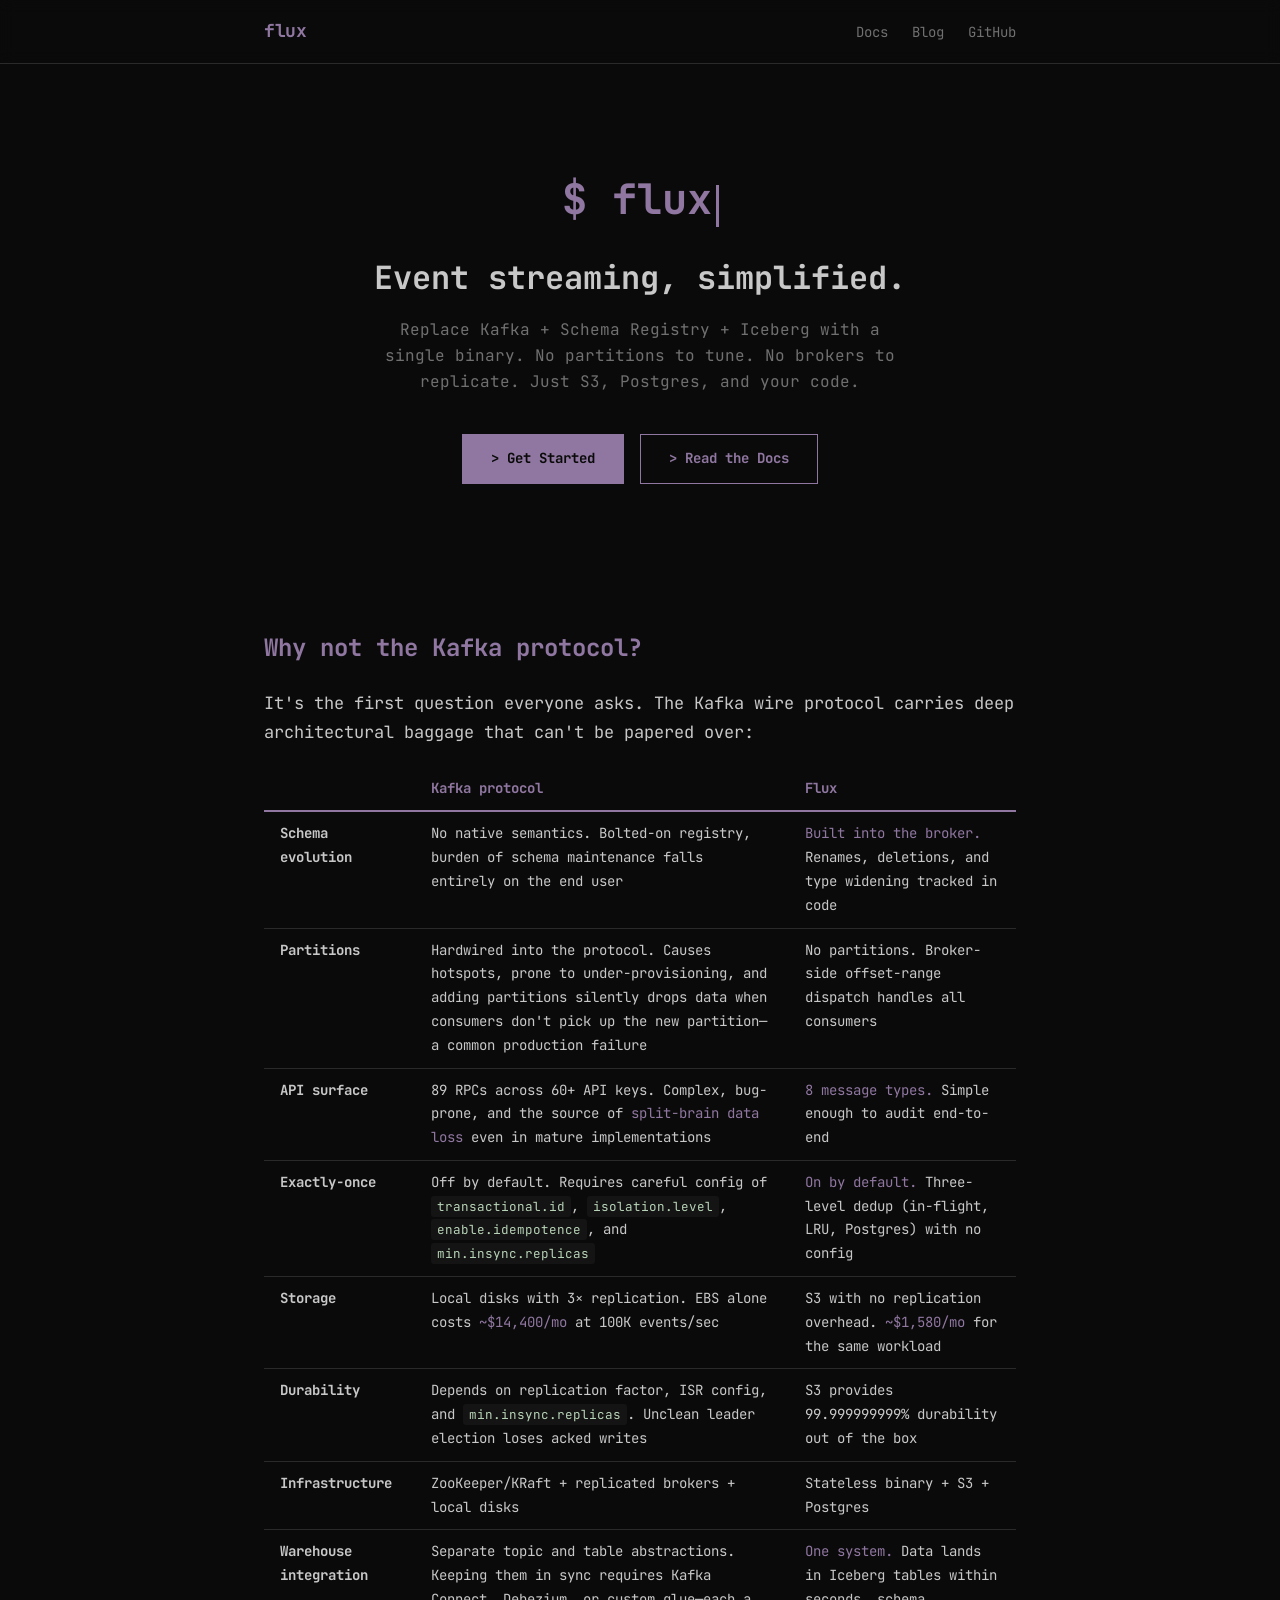
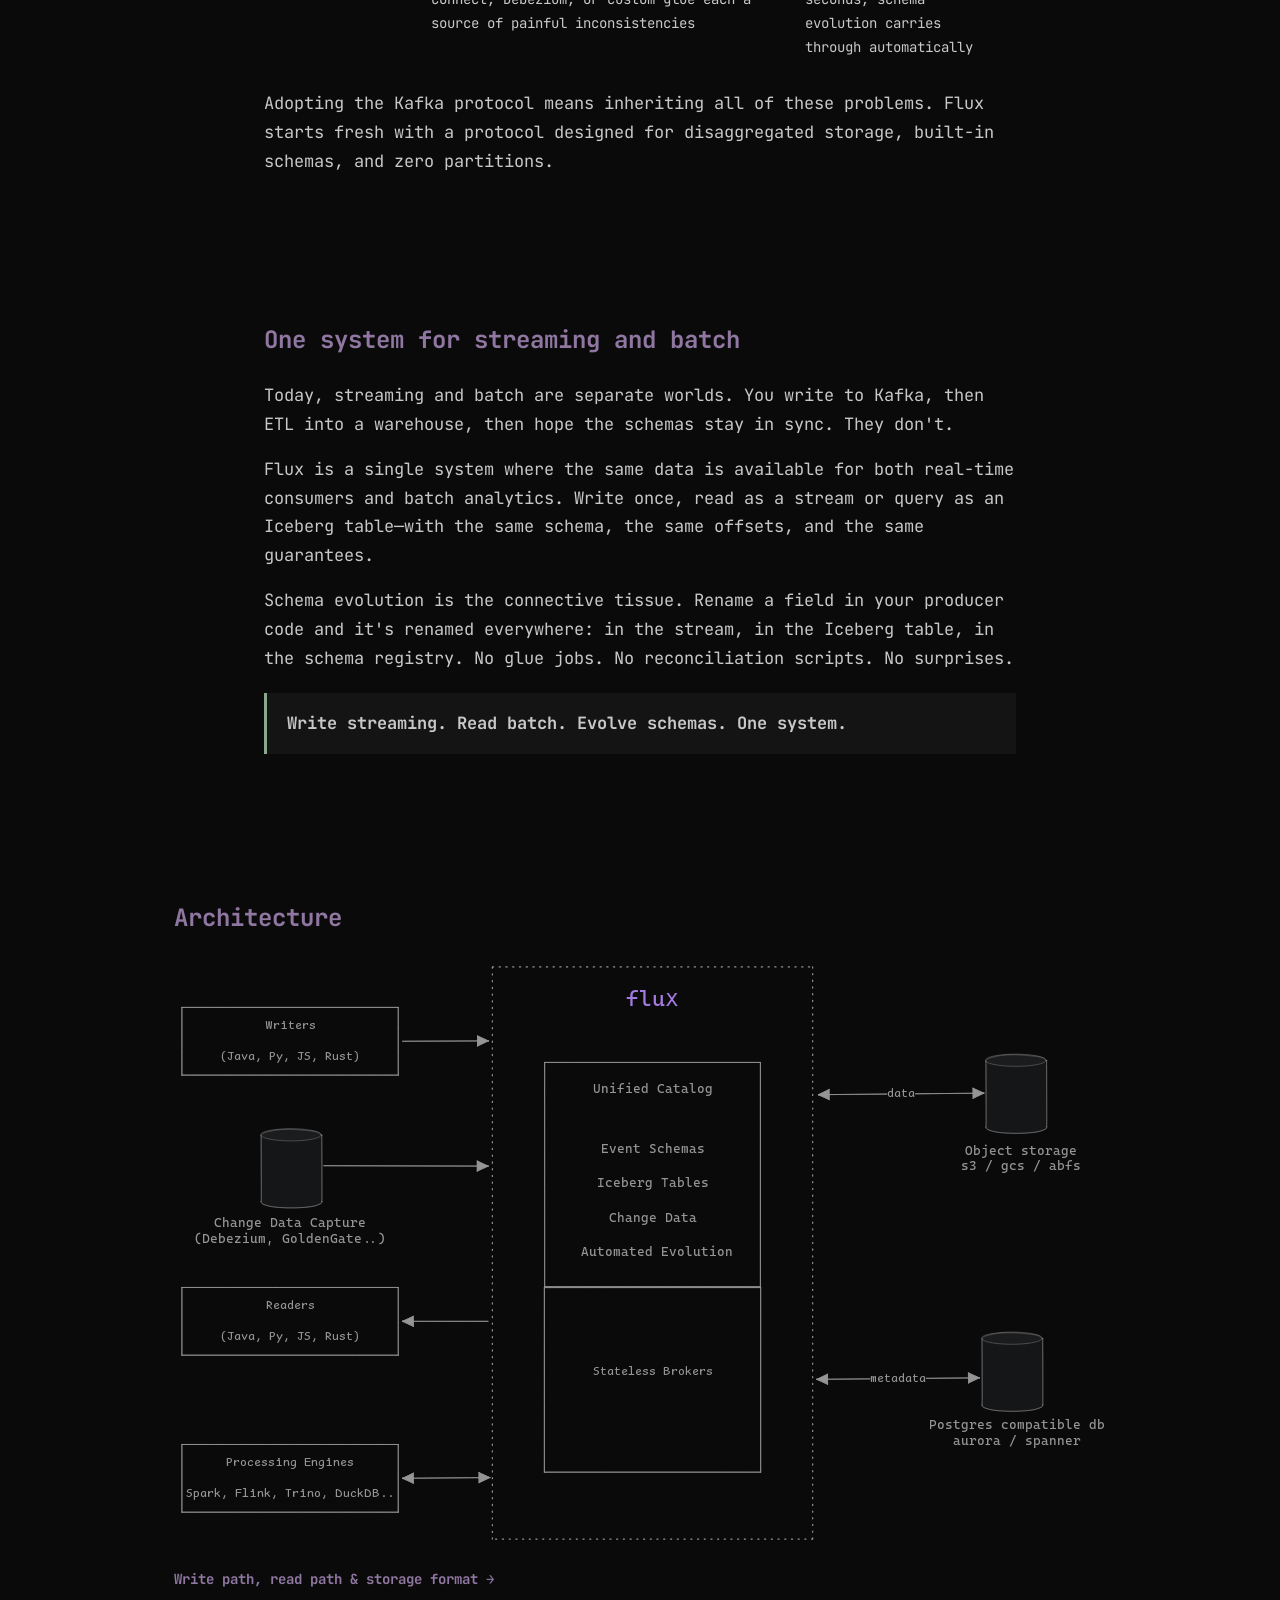
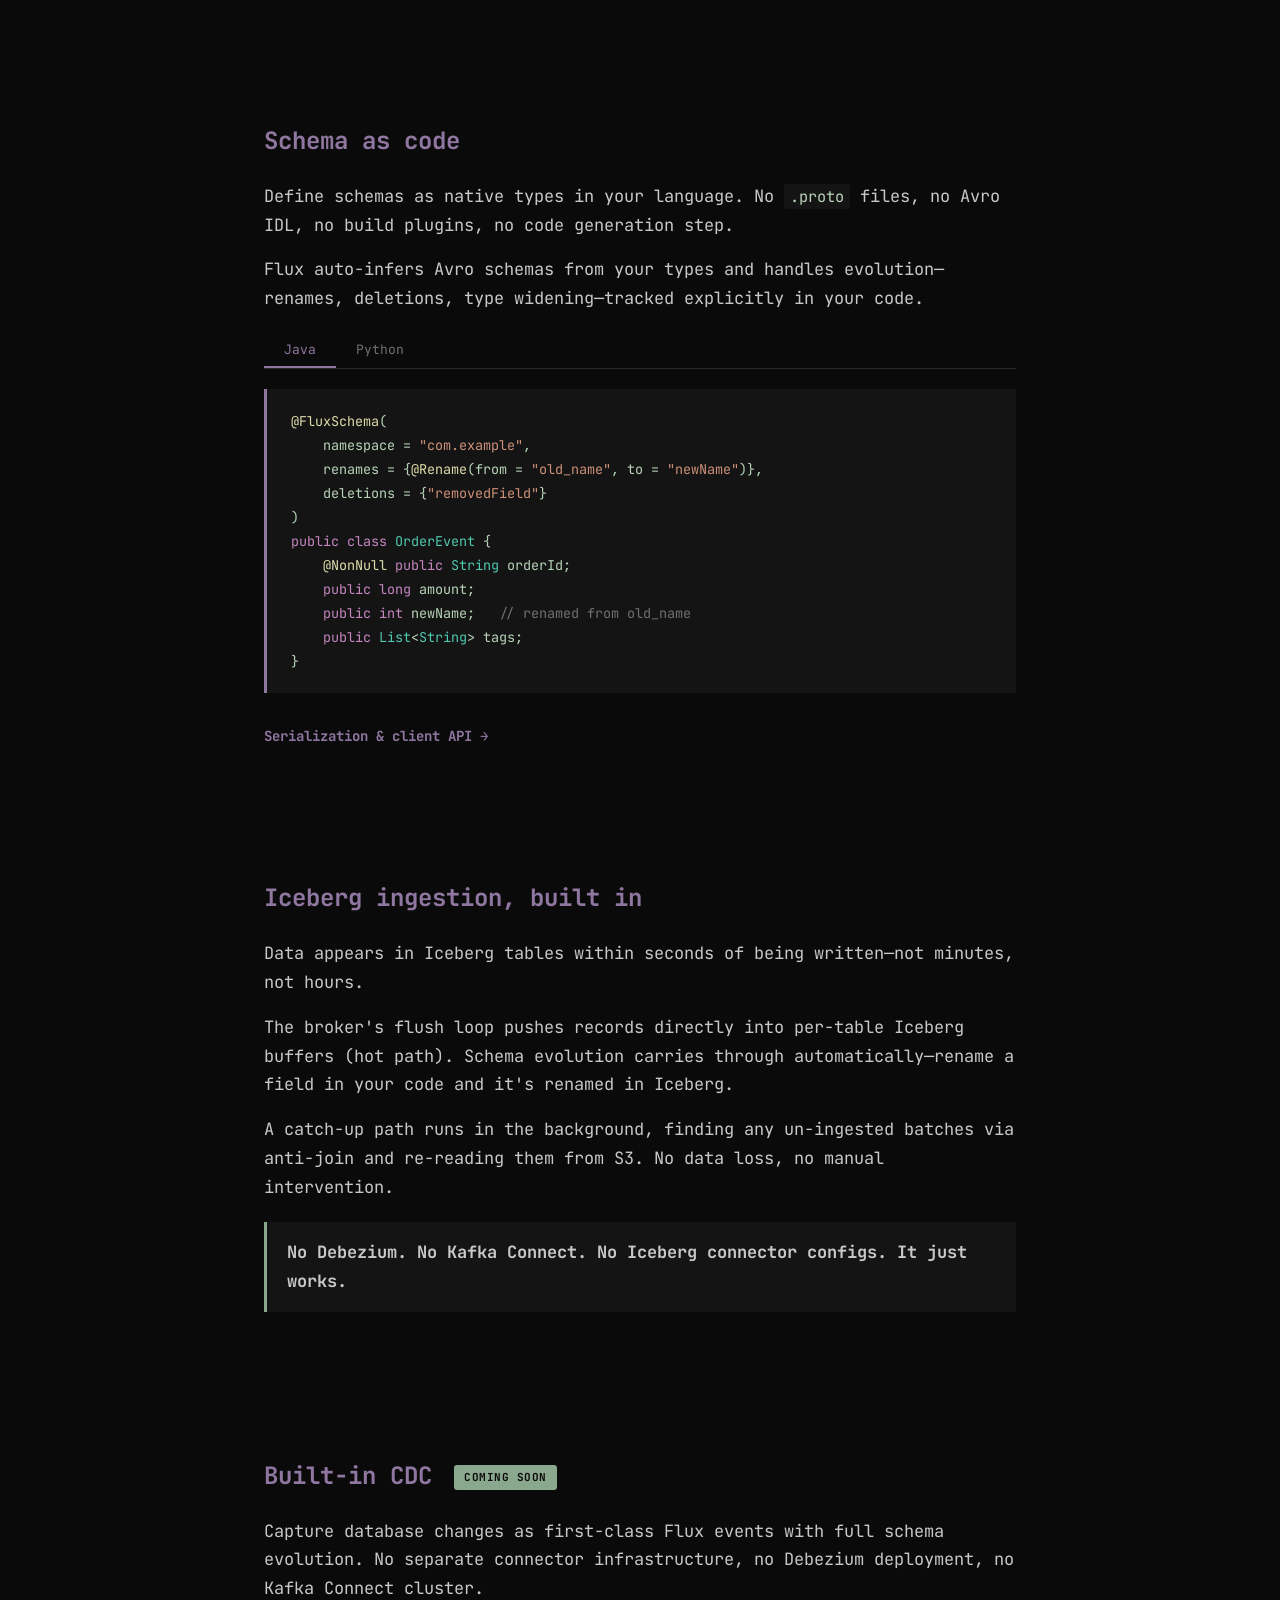
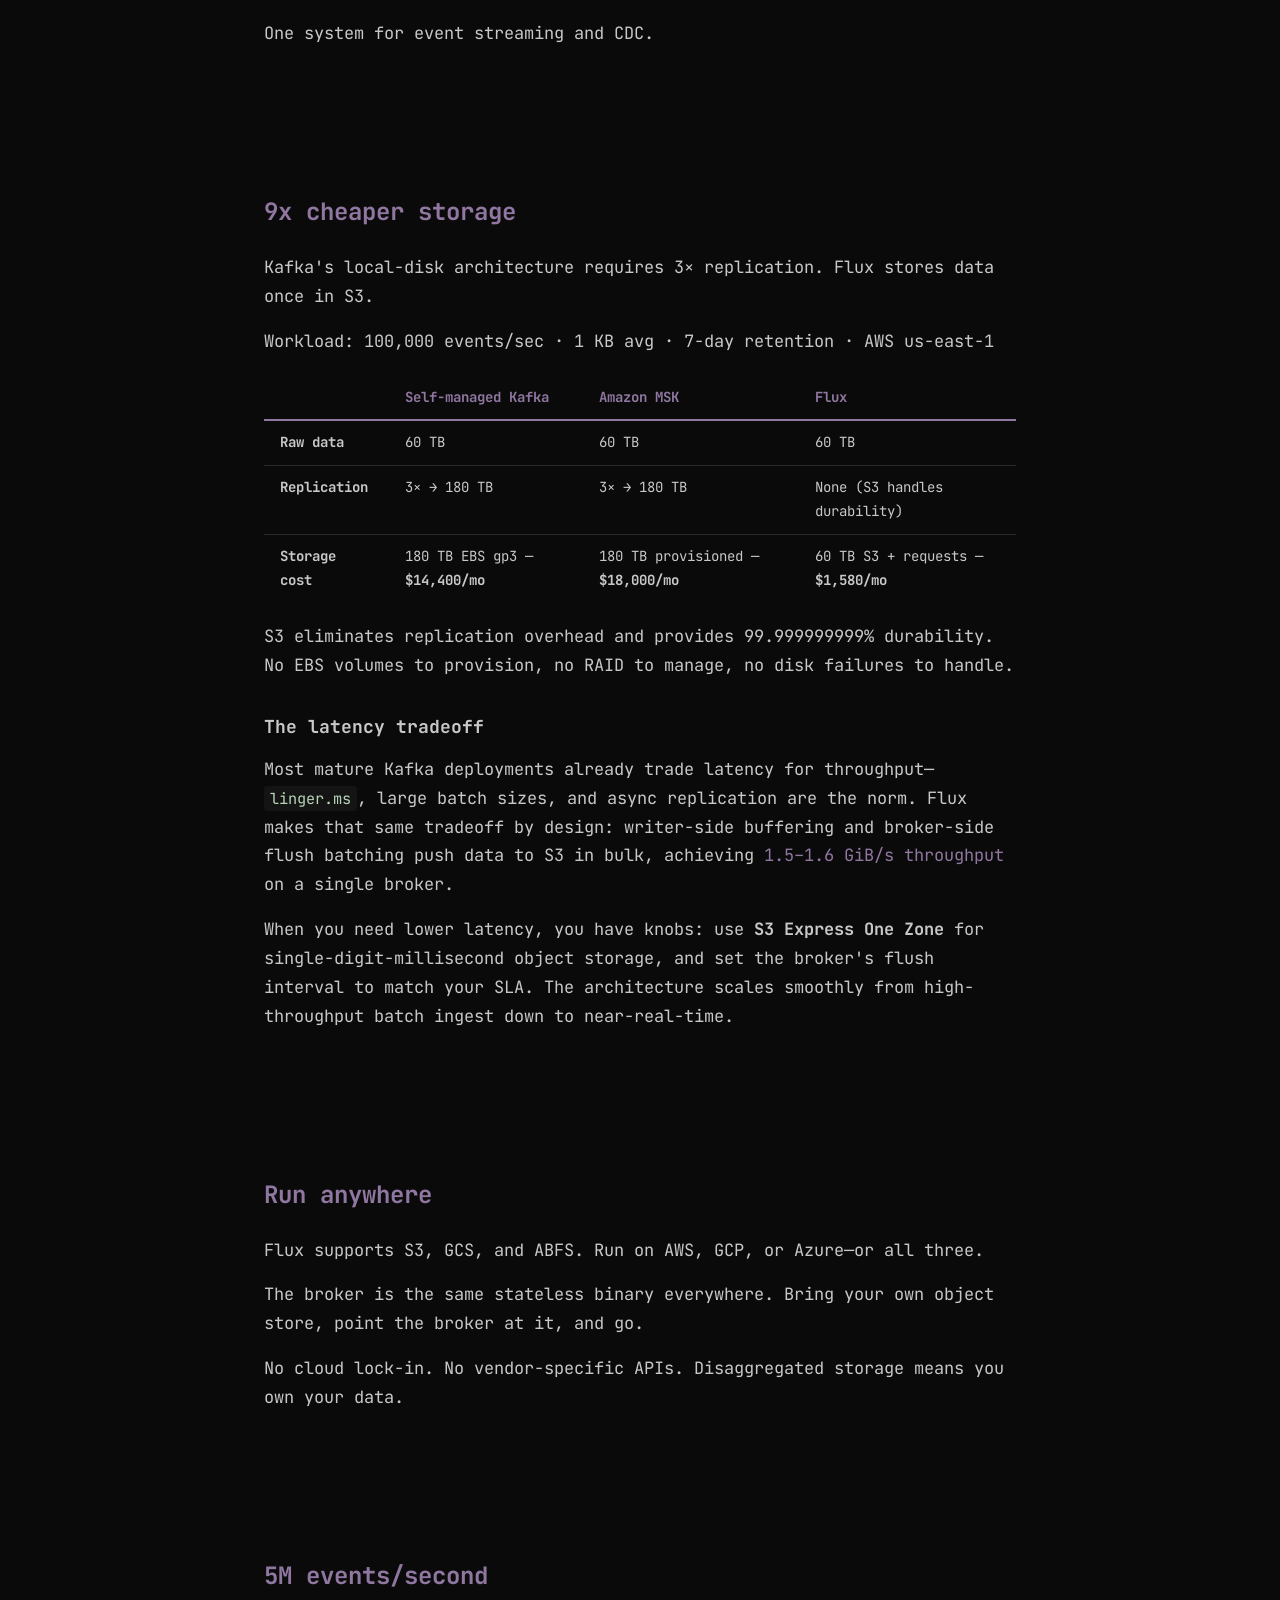
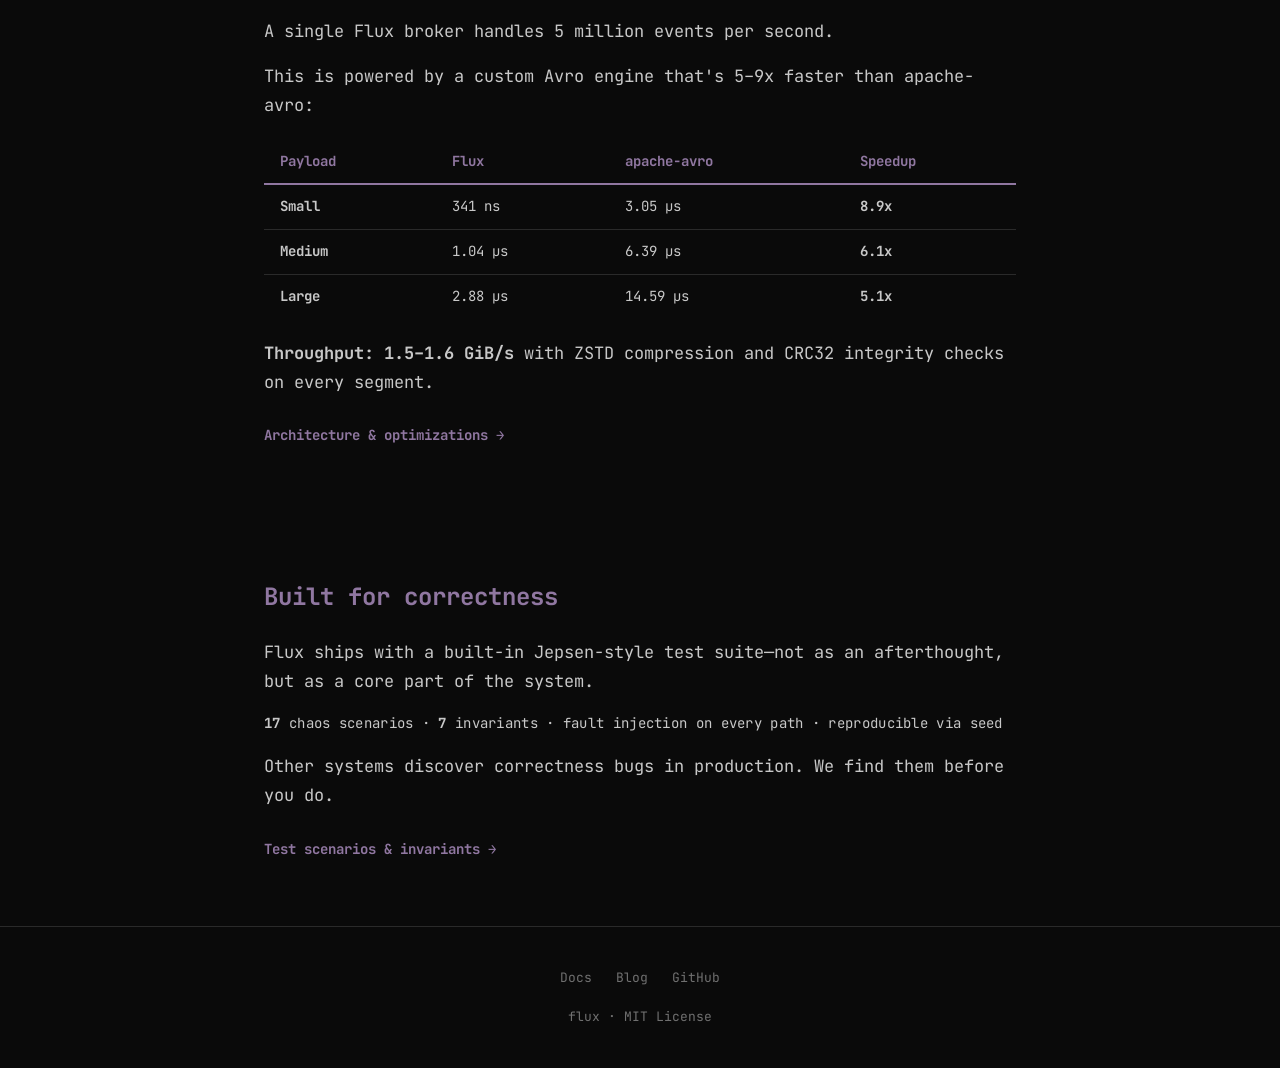
<file: site/index.html>
<!DOCTYPE html>
<html lang="en">
<head>
  <meta charset="UTF-8">
  <meta name="viewport" content="width=device-width, initial-scale=1.0">
  <title>Flux — Event streaming, simplified.</title>
  <meta name="description" content="Replace Kafka + Schema Registry + Iceberg with a single binary. No partitions to tune. No brokers to replicate. Just S3, Postgres, and your code.">
  <link rel="preconnect" href="https://fonts.googleapis.com">
  <link rel="preconnect" href="https://fonts.gstatic.com" crossorigin>
  <link href="https://fonts.googleapis.com/css2?family=JetBrains+Mono:wght@400;700&display=swap" rel="stylesheet">
  <link rel="stylesheet" href="style.css">
</head>
<body>

<!-- ── Nav ── -->
<nav>
  <div class="nav-inner">
    <a href="/" class="wordmark">flux</a>
    <ul class="nav-links">
      <li><a href="docs/">Docs</a></li>
      <li><a href="blog/">Blog</a></li>
      <li><a href="https://github.com/turbine-stream/turbine" target="_blank" rel="noopener">GitHub</a></li>
    </ul>
  </div>
</nav>

<!-- ── Hero ── -->
<header class="hero">
  <div class="container">
    <div class="hero-prompt">$ flux<span class="cursor"></span></div>
    <h1>Event streaming, simplified.</h1>
    <p class="subtitle">Replace Kafka + Schema Registry + Iceberg with a single binary. No partitions to tune. No brokers to replicate. Just S3, Postgres, and your code.</p>
    <div class="cta-group">
      <a href="docs/" class="cta-button cta-button--primary">&gt; Get Started</a>
      <a href="#architecture" class="cta-button">&gt; Read the Docs</a>
    </div>
  </div>
</header>

<!-- ── Why not Kafka protocol? ── -->
<section class="section" id="why-not-kafka">
  <div class="container">
    <h2>Why not the Kafka protocol?</h2>
    <p>It's the first question everyone asks. The Kafka wire protocol carries deep architectural baggage that can't be papered over:</p>
    <table class="comparison-table">
      <thead>
        <tr>
          <th></th>
          <th>Kafka protocol</th>
          <th>Flux</th>
        </tr>
      </thead>
      <tbody>
        <tr>
          <td>Schema evolution</td>
          <td>No native semantics. Bolted-on registry, burden of schema maintenance falls entirely on the end user</td>
          <td><a href="#schema">Built into the broker.</a> Renames, deletions, and type widening tracked in code</td>
        </tr>
        <tr>
          <td>Partitions</td>
          <td>Hardwired into the protocol. Causes hotspots, prone to under-provisioning, and adding partitions silently drops data when consumers don't pick up the new partition&mdash;a common production failure</td>
          <td>No partitions. Broker-side offset-range dispatch handles all consumers</td>
        </tr>
        <tr>
          <td>API surface</td>
          <td>89 RPCs across 60+ API keys. Complex, bug-prone, and the source of <a href="https://aphyr.com/posts/293-jepsen-kafka" target="_blank" rel="noopener">split-brain data loss</a> even in mature implementations</td>
          <td><a href="#schema">8 message types.</a> Simple enough to audit end-to-end</td>
        </tr>
        <tr>
          <td>Exactly-once</td>
          <td>Off by default. Requires careful config of <code>transactional.id</code>, <code>isolation.level</code>, <code>enable.idempotence</code>, and <code>min.insync.replicas</code></td>
          <td><a href="#correctness">On by default.</a> Three-level dedup (in-flight, LRU, Postgres) with no config</td>
        </tr>
        <tr>
          <td>Storage</td>
          <td>Local disks with 3&times; replication. EBS alone costs <a href="#cost">~$14,400/mo</a> at 100K events/sec</td>
          <td>S3 with no replication overhead. <a href="#cost">~$1,580/mo</a> for the same workload</td>
        </tr>
        <tr>
          <td>Durability</td>
          <td>Depends on replication factor, ISR config, and <code>min.insync.replicas</code>. Unclean leader election loses acked writes</td>
          <td>S3 provides 99.999999999% durability out of the box</td>
        </tr>
        <tr>
          <td>Infrastructure</td>
          <td>ZooKeeper/KRaft + replicated brokers + local disks</td>
          <td>Stateless binary + S3 + Postgres</td>
        </tr>
        <tr>
          <td>Warehouse integration</td>
          <td>Separate topic and table abstractions. Keeping them in sync requires Kafka Connect, Debezium, or custom glue&mdash;each a source of painful inconsistencies</td>
          <td><a href="#iceberg">One system.</a> Data lands in Iceberg tables within seconds, schema evolution carries through automatically</td>
        </tr>
      </tbody>
    </table>
    <p>Adopting the Kafka protocol means inheriting all of these problems. Flux starts fresh with a protocol designed for disaggregated storage, built-in schemas, and zero partitions.</p>
  </div>
</section>

<!-- ── One unified system ── -->
<section class="section" id="unified">
  <div class="container">
    <h2>One system for streaming and batch</h2>
    <p>Today, streaming and batch are separate worlds. You write to Kafka, then ETL into a warehouse, then hope the schemas stay in sync. They don't.</p>
    <p>Flux is a single system where the same data is available for both real-time consumers and batch analytics. Write once, read as a stream or query as an Iceberg table&mdash;with the same schema, the same offsets, and the same guarantees.</p>
    <p>Schema evolution is the connective tissue. Rename a field in your producer code and it's renamed everywhere: in the stream, in the Iceberg table, in the schema registry. No glue jobs. No reconciliation scripts. No surprises.</p>
    <p class="callout">Write streaming. Read batch. Evolve schemas. One system.</p>
  </div>
</section>

<!-- ── Architecture ── -->
<section class="section" id="architecture">
  <div class="container--wide">
    <h2>Architecture</h2>
    <img src="architecture.svg" alt="Flux architecture diagram" style="width:100%;">
    <a href="docs/architecture.html" class="learn-more">Write path, read path &amp; storage format &rarr;</a>
  </div>
</section>

<!-- ── Schema as code ── -->
<section class="section" id="schema">
  <div class="container">
    <h2>Schema as code</h2>
    <p>Define schemas as native types in your language. No <code>.proto</code> files, no Avro IDL, no build plugins, no code generation step.</p>
    <p>Flux auto-infers Avro schemas from your types and handles evolution&mdash;renames, deletions, type widening&mdash;tracked explicitly in your code.</p>

    <div class="code-tabs" id="schema-tabs">
      <div class="tab-labels">
        <button class="tab-label active" onclick="switchTab('schema-tabs', 0)">Java</button>
        <button class="tab-label" onclick="switchTab('schema-tabs', 1)">Python</button>
      </div>
      <div class="tab-content active">
        <div class="terminal-block"><code><span class="ann">@FluxSchema</span>(
    namespace = <span class="str">"com.example"</span>,
    renames = {<span class="ann">@Rename</span>(from = <span class="str">"old_name"</span>, to = <span class="str">"newName"</span>)},
    deletions = {<span class="str">"removedField"</span>}
)
<span class="kw">public class</span> <span class="type">OrderEvent</span> {
    <span class="ann">@NonNull</span> <span class="kw">public</span> <span class="type">String</span> orderId;
    <span class="kw">public long</span> amount;
    <span class="kw">public int</span> newName;   <span class="cm">// renamed from old_name</span>
    <span class="kw">public</span> <span class="type">List</span>&lt;<span class="type">String</span>&gt; tags;
}</code></div>
      </div>

      <div class="tab-content">
        <div class="terminal-block"><code><span class="ann">@schema</span>(
    namespace=<span class="str">"com.example"</span>,
    renames={<span class="str">"old_name"</span>: <span class="str">"new_name"</span>},
    deletions=[<span class="str">"removed_field"</span>],
)
<span class="ann">@dataclass</span>
<span class="kw">class</span> <span class="type">OrderEvent</span>:
    order_id: <span class="type">Annotated</span>[<span class="type">str</span>, <span class="type">NonNull</span>]
    amount: <span class="type">int</span>
    new_name: <span class="type">int</span>   <span class="cm"># renamed from old_name</span>
    tags: <span class="type">list</span>[<span class="type">str</span>]</code></div>
      </div>
    </div>

    <a href="docs/schema.html" class="learn-more">Serialization &amp; client API &rarr;</a>
  </div>
</section>

<!-- ── Iceberg ingestion ── -->
<section class="section" id="iceberg">
  <div class="container">
    <h2>Iceberg ingestion, built in</h2>
    <p>Data appears in Iceberg tables within seconds of being written&mdash;not minutes, not hours.</p>
    <p>The broker's flush loop pushes records directly into per-table Iceberg buffers (hot path). Schema evolution carries through automatically&mdash;rename a field in your code and it's renamed in Iceberg.</p>
    <p>A catch-up path runs in the background, finding any un-ingested batches via anti-join and re-reading them from S3. No data loss, no manual intervention.</p>
    <p class="callout">No Debezium. No Kafka Connect. No Iceberg connector configs. It just works.</p>
  </div>
</section>

<!-- ── CDC ── -->
<section class="section" id="cdc">
  <div class="container">
    <h2>Built-in CDC <span class="badge">coming soon</span></h2>
    <p>Capture database changes as first-class Flux events with full schema evolution. No separate connector infrastructure, no Debezium deployment, no Kafka Connect cluster.</p>
    <p>One system for event streaming and CDC.</p>
  </div>
</section>

<!-- ── Storage cost comparison ── -->
<section class="section" id="cost">
  <div class="container">
    <h2>9x cheaper storage</h2>
    <p>Kafka's local-disk architecture requires 3&times; replication. Flux stores data once in S3.</p>
    <p class="subtitle">Workload: 100,000 events/sec &middot; 1 KB avg &middot; 7-day retention &middot; AWS us-east-1</p>
    <table class="comparison-table">
      <thead>
        <tr>
          <th></th>
          <th>Self-managed Kafka</th>
          <th>Amazon MSK</th>
          <th>Flux</th>
        </tr>
      </thead>
      <tbody>
        <tr>
          <td>Raw data</td>
          <td>60 TB</td>
          <td>60 TB</td>
          <td>60 TB</td>
        </tr>
        <tr>
          <td>Replication</td>
          <td>3&times; &rarr; 180 TB</td>
          <td>3&times; &rarr; 180 TB</td>
          <td>None (S3 handles durability)</td>
        </tr>
        <tr>
          <td>Storage cost</td>
          <td>180 TB EBS gp3 &mdash; <strong>$14,400/mo</strong></td>
          <td>180 TB provisioned &mdash; <strong>$18,000/mo</strong></td>
          <td>60 TB S3 + requests &mdash; <strong>$1,580/mo</strong></td>
        </tr>
      </tbody>
    </table>
    <p>S3 eliminates replication overhead and provides 99.999999999% durability. No EBS volumes to provision, no RAID to manage, no disk failures to handle.</p>
    <h3>The latency tradeoff</h3>
    <p>Most mature Kafka deployments already trade latency for throughput&mdash;<code>linger.ms</code>, large batch sizes, and async replication are the norm. Flux makes that same tradeoff by design: writer-side buffering and broker-side flush batching push data to S3 in bulk, achieving <a href="#performance">1.5&ndash;1.6 GiB/s throughput</a> on a single broker.</p>
    <p>When you need lower latency, you have knobs: use <strong>S3 Express One Zone</strong> for single-digit-millisecond object storage, and set the broker's flush interval to match your SLA. The architecture scales smoothly from high-throughput batch ingest down to near-real-time.</p>
  </div>
</section>

<!-- ── Run anywhere ── -->
<section class="section" id="cloud">
  <div class="container">
    <h2>Run anywhere</h2>
    <p>Flux supports S3, GCS, and ABFS. Run on AWS, GCP, or Azure&mdash;or all three.</p>
    <p>The broker is the same stateless binary everywhere. Bring your own object store, point the broker at it, and go.</p>
    <p>No cloud lock-in. No vendor-specific APIs. Disaggregated storage means you own your data.</p>
  </div>
</section>

<!-- ── Performance ── -->
<section class="section" id="performance">
  <div class="container">
    <h2>5M events/second</h2>
    <p>A single Flux broker handles 5 million events per second.</p>
    <p>This is powered by a custom Avro engine that's 5&ndash;9x faster than apache-avro:</p>
    <table class="comparison-table">
      <thead>
        <tr>
          <th>Payload</th>
          <th>Flux</th>
          <th>apache-avro</th>
          <th>Speedup</th>
        </tr>
      </thead>
      <tbody>
        <tr>
          <td>Small</td>
          <td>341 ns</td>
          <td>3.05 &micro;s</td>
          <td><strong>8.9x</strong></td>
        </tr>
        <tr>
          <td>Medium</td>
          <td>1.04 &micro;s</td>
          <td>6.39 &micro;s</td>
          <td><strong>6.1x</strong></td>
        </tr>
        <tr>
          <td>Large</td>
          <td>2.88 &micro;s</td>
          <td>14.59 &micro;s</td>
          <td><strong>5.1x</strong></td>
        </tr>
      </tbody>
    </table>
    <p><strong>Throughput: 1.5&ndash;1.6 GiB/s</strong> with ZSTD compression and CRC32 integrity checks on every segment.</p>
    <a href="docs/architecture.html#performance" class="learn-more">Architecture &amp; optimizations &rarr;</a>
  </div>
</section>

<!-- ── Correctness ── -->
<section class="section" id="correctness">
  <div class="container">
    <h2>Built for correctness</h2>
    <p>Flux ships with a built-in Jepsen-style test suite&mdash;not as an afterthought, but as a core part of the system.</p>
    <p class="stat-line"><strong>17</strong> chaos scenarios &middot; <strong>7</strong> invariants &middot; fault injection on every path &middot; reproducible via seed</p>
    <p>Other systems discover correctness bugs in production. We find them before you do.</p>
    <a href="docs/correctness.html" class="learn-more">Test scenarios &amp; invariants &rarr;</a>
  </div>
</section>

<!-- ── Footer ── -->
<footer>
  <div class="container">
    <div class="footer-links">
      <a href="docs/">Docs</a>
      <a href="blog/">Blog</a>
      <a href="https://github.com/turbine-stream/turbine" target="_blank" rel="noopener">GitHub</a>
    </div>
    <p>flux &middot; MIT License</p>
  </div>
</footer>

<!-- ── Minimal JS for tabs ── -->
<script>
function switchTab(groupId, index) {
  const group = document.getElementById(groupId);
  const labels = group.querySelectorAll('.tab-label');
  const contents = group.querySelectorAll('.tab-content');
  labels.forEach((l, i) => l.classList.toggle('active', i === index));
  contents.forEach((c, i) => c.classList.toggle('active', i === index));
}
</script>


</body>
</html>
</file>
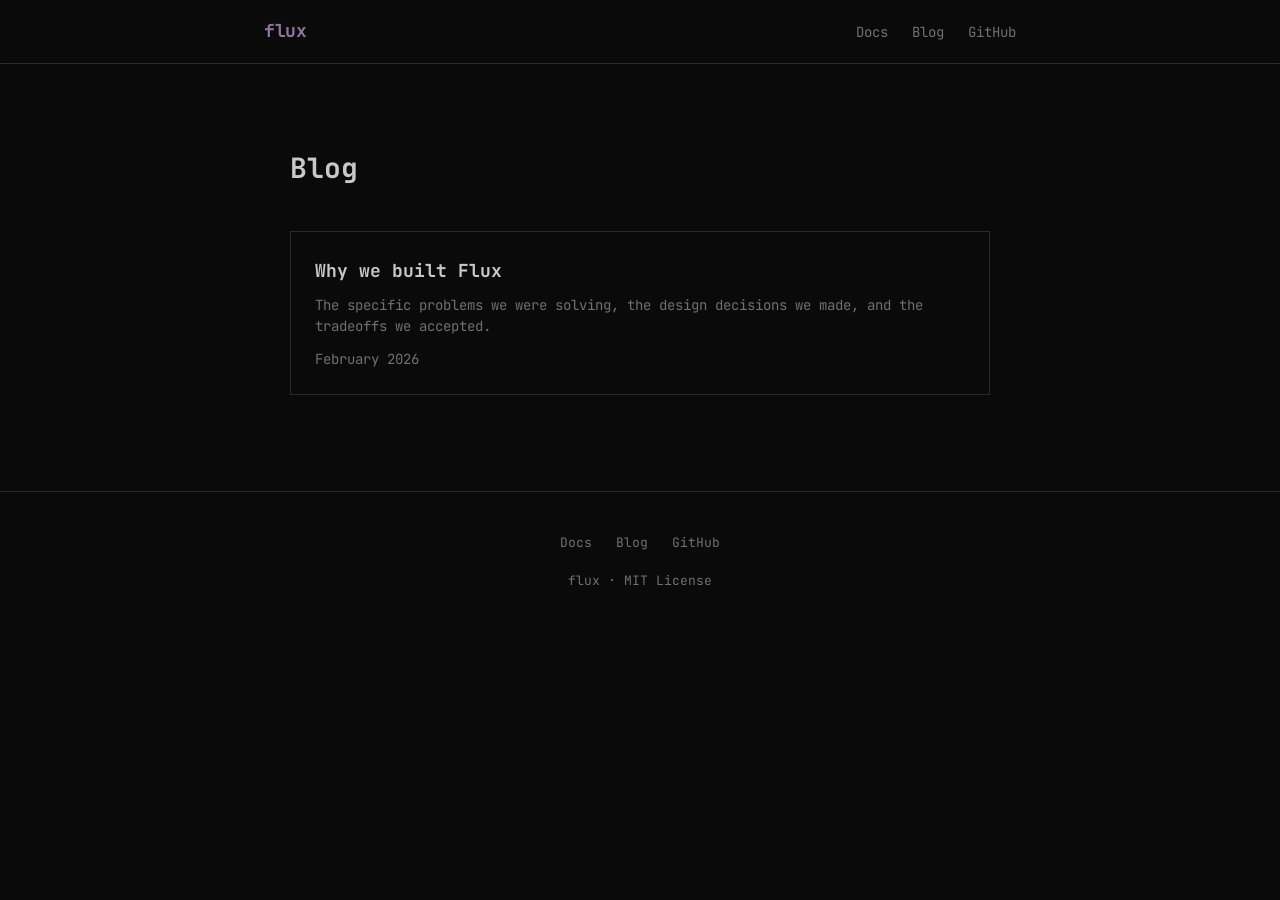
<file: site/blog/index.html>
<!DOCTYPE html>
<html lang="en">
<head>
  <meta charset="UTF-8">
  <meta name="viewport" content="width=device-width, initial-scale=1.0">
  <title>Blog — Flux</title>
  <meta name="description" content="Updates and essays from the Flux team.">
  <link rel="preconnect" href="https://fonts.googleapis.com">
  <link rel="preconnect" href="https://fonts.gstatic.com" crossorigin>
  <link href="https://fonts.googleapis.com/css2?family=JetBrains+Mono:wght@400;700&display=swap" rel="stylesheet">
  <link rel="stylesheet" href="../style.css">
</head>
<body>

<nav>
  <div class="nav-inner">
    <a href="../" class="wordmark">flux</a>
    <ul class="nav-links">
      <li><a href="../docs/">Docs</a></li>
      <li><a href="./">Blog</a></li>
      <li><a href="https://github.com/turbine-stream/turbine" target="_blank" rel="noopener">GitHub</a></li>
    </ul>
  </div>
</nav>

<main class="container--narrow blog-list">
  <h1>Blog</h1>
  <a href="why-flux.html" class="post-card">
    <h2>Why we built Flux</h2>
    <p>The specific problems we were solving, the design decisions we made, and the tradeoffs we accepted.</p>
    <p class="post-meta">February 2026</p>
  </a>
</main>

<footer>
  <div class="container">
    <div class="footer-links">
      <a href="../docs/">Docs</a>
      <a href="./">Blog</a>
      <a href="https://github.com/turbine-stream/turbine" target="_blank" rel="noopener">GitHub</a>
    </div>
    <p>flux &middot; MIT License</p>
  </div>
</footer>

</body>
</html>
</file>
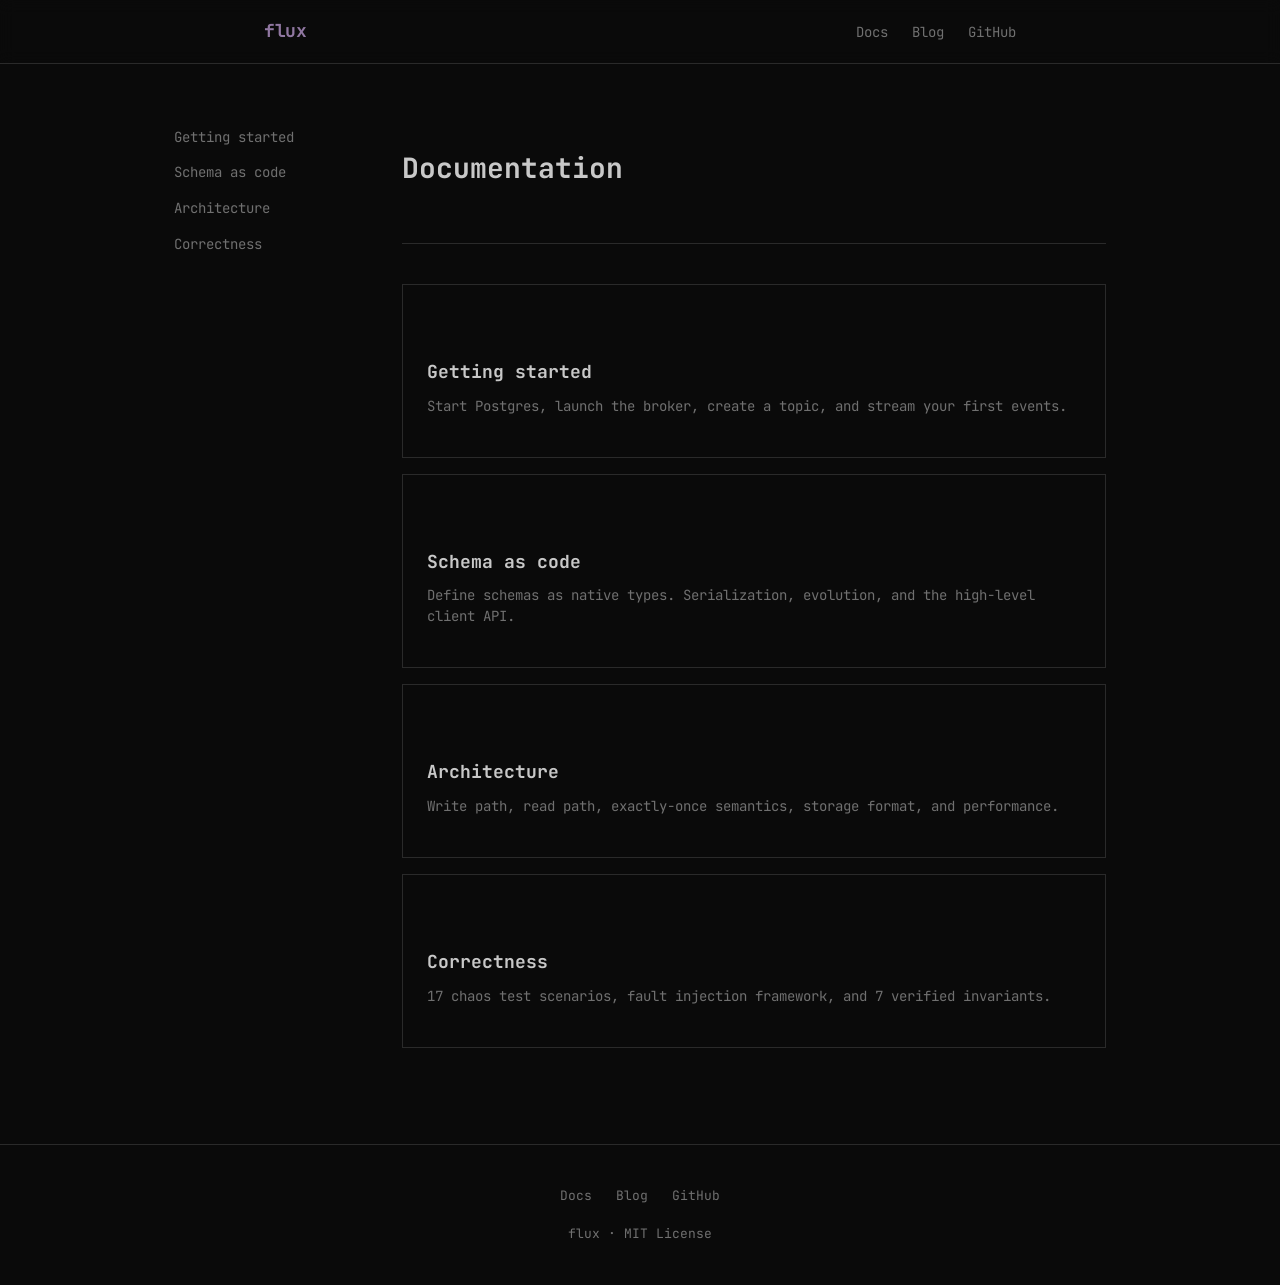
<file: site/docs/index.html>
<!DOCTYPE html>
<html lang="en">
<head>
  <meta charset="UTF-8">
  <meta name="viewport" content="width=device-width, initial-scale=1.0">
  <title>Docs — Flux</title>
  <meta name="description" content="Flux documentation — getting started, schema system, architecture, and correctness testing.">
  <link rel="preconnect" href="https://fonts.googleapis.com">
  <link rel="preconnect" href="https://fonts.gstatic.com" crossorigin>
  <link href="https://fonts.googleapis.com/css2?family=JetBrains+Mono:wght@400;700&display=swap" rel="stylesheet">
  <link rel="stylesheet" href="../style.css">
</head>
<body>

<nav>
  <div class="nav-inner">
    <a href="../" class="wordmark">flux</a>
    <ul class="nav-links">
      <li><a href="./">Docs</a></li>
      <li><a href="../blog/">Blog</a></li>
      <li><a href="https://github.com/turbine-stream/turbine" target="_blank" rel="noopener">GitHub</a></li>
    </ul>
  </div>
</nav>

<div class="docs-layout">
  <aside class="docs-sidebar">
    <ul>
      <li><a href="getting-started.html">Getting started</a></li>
      <li><a href="schema.html">Schema as code</a></li>
      <li><a href="architecture.html">Architecture</a></li>
      <li><a href="correctness.html">Correctness</a></li>
    </ul>
  </aside>

  <article class="docs-main">
    <header class="post-header">
      <h1>Documentation</h1>
    </header>

    <div class="post-body">
      <a href="getting-started.html" class="post-card">
        <h2>Getting started</h2>
        <p>Start Postgres, launch the broker, create a topic, and stream your first events.</p>
      </a>

      <a href="schema.html" class="post-card">
        <h2>Schema as code</h2>
        <p>Define schemas as native types. Serialization, evolution, and the high-level client API.</p>
      </a>

      <a href="architecture.html" class="post-card">
        <h2>Architecture</h2>
        <p>Write path, read path, exactly-once semantics, storage format, and performance.</p>
      </a>

      <a href="correctness.html" class="post-card">
        <h2>Correctness</h2>
        <p>17 chaos test scenarios, fault injection framework, and 7 verified invariants.</p>
      </a>
    </div>
  </article>
</div>

<footer>
  <div class="container">
    <div class="footer-links">
      <a href="./">Docs</a>
      <a href="../blog/">Blog</a>
      <a href="https://github.com/turbine-stream/turbine" target="_blank" rel="noopener">GitHub</a>
    </div>
    <p>flux &middot; MIT License</p>
  </div>
</footer>

</body>
</html>
</file>
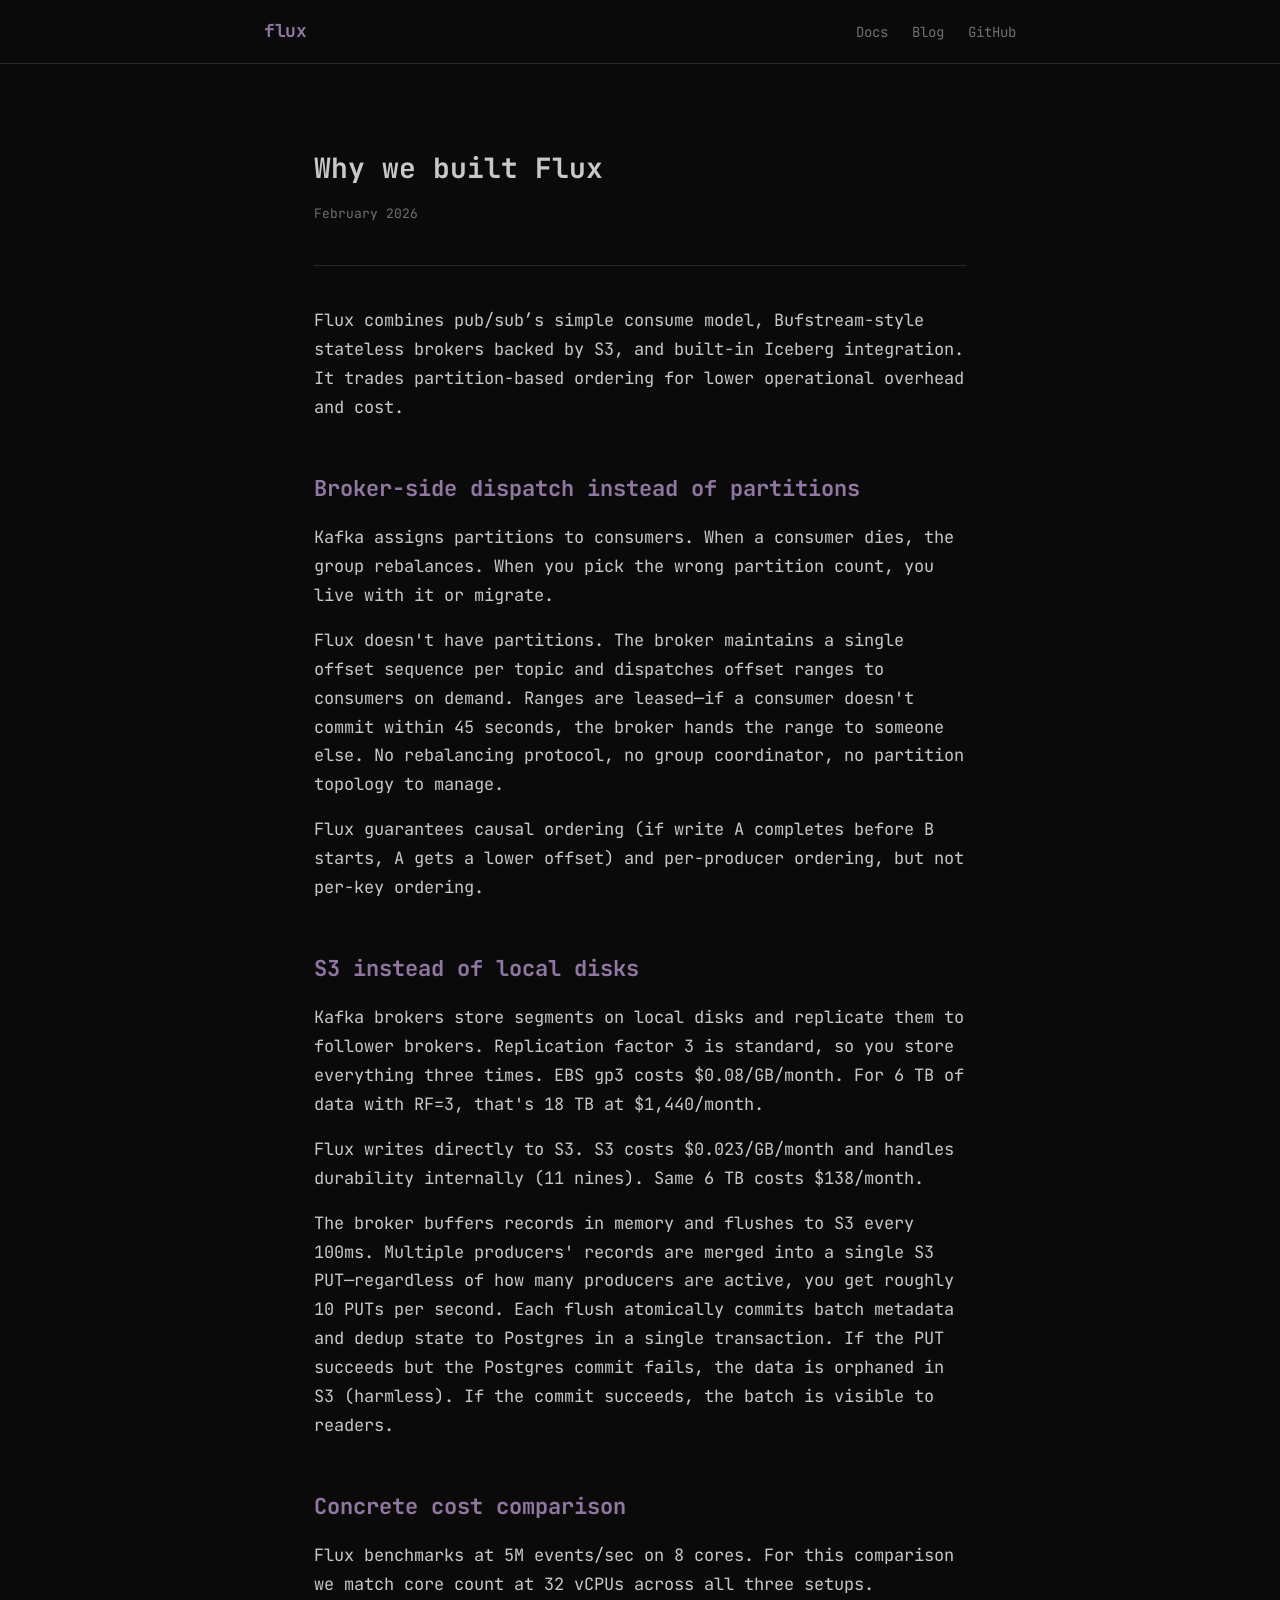
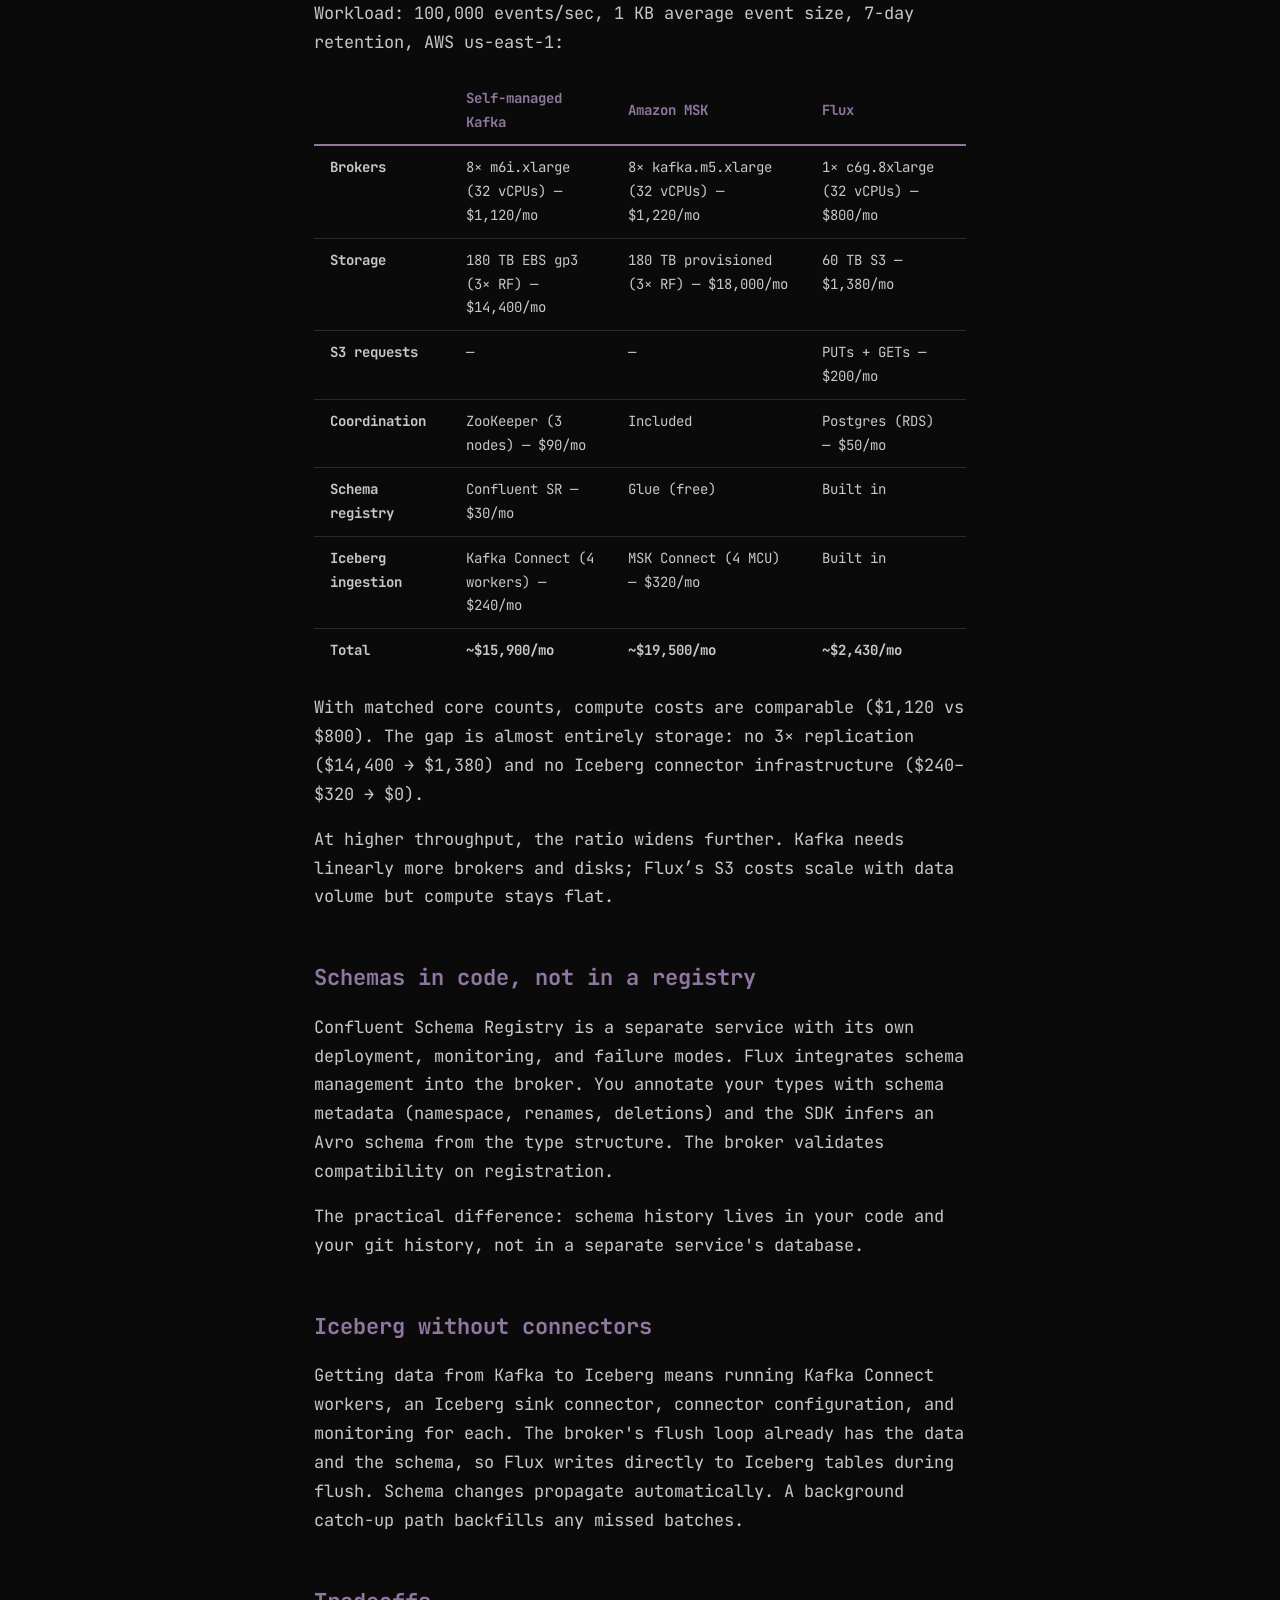
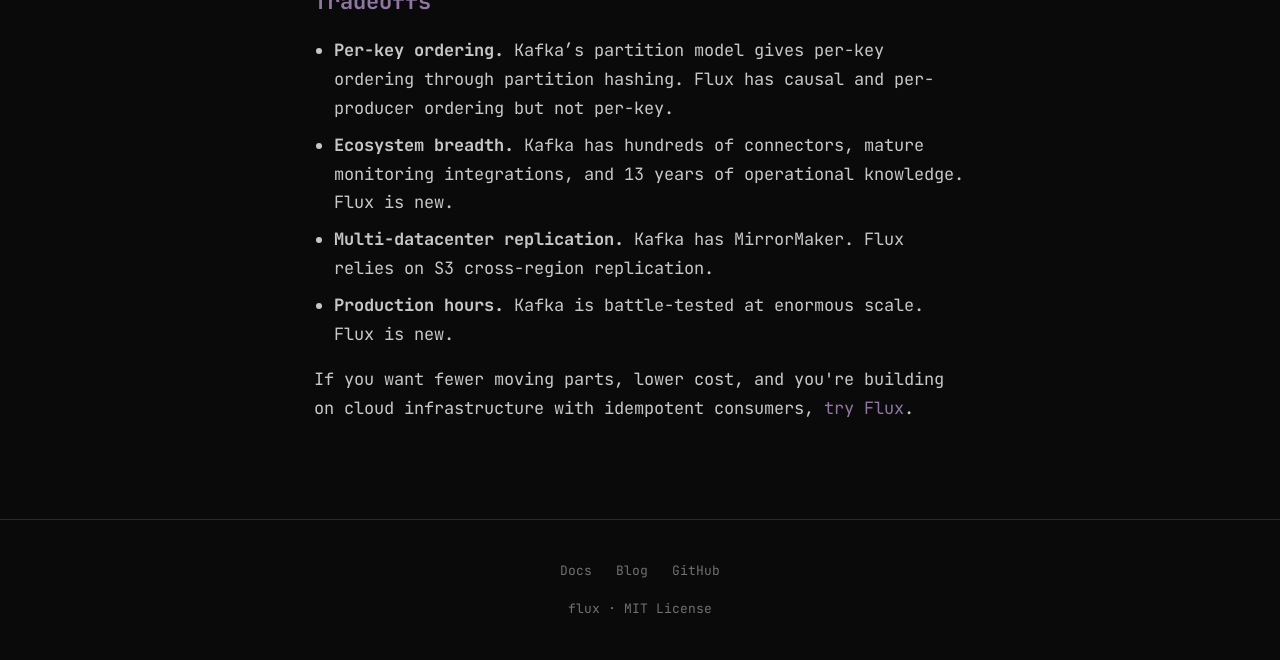
<file: site/blog/why-flux.html>
<!DOCTYPE html>
<html lang="en">
<head>
  <meta charset="UTF-8">
  <meta name="viewport" content="width=device-width, initial-scale=1.0">
  <title>Why We Built Flux — Flux Blog</title>
  <meta name="description" content="The specific problems we were solving, the design decisions we made, and the tradeoffs we accepted.">
  <link rel="preconnect" href="https://fonts.googleapis.com">
  <link rel="preconnect" href="https://fonts.gstatic.com" crossorigin>
  <link href="https://fonts.googleapis.com/css2?family=JetBrains+Mono:wght@400;700&display=swap" rel="stylesheet">
  <link rel="stylesheet" href="../style.css">
</head>
<body>

<nav>
  <div class="nav-inner">
    <a href="../" class="wordmark">flux</a>
    <ul class="nav-links">
      <li><a href="../docs/">Docs</a></li>
      <li><a href="./">Blog</a></li>
      <li><a href="https://github.com/turbine-stream/turbine" target="_blank" rel="noopener">GitHub</a></li>
    </ul>
  </div>
</nav>

<article class="container--narrow">
  <header class="post-header">
    <h1>Why we built Flux</h1>
    <p class="post-meta">February 2026</p>
  </header>

  <div class="post-body">
    <p>Flux combines pub/sub&rsquo;s simple consume model, Bufstream-style stateless brokers backed by S3, and built-in Iceberg integration. It trades partition-based ordering for lower operational overhead and cost.</p>

    <h2>Broker-side dispatch instead of partitions</h2>
    <p>Kafka assigns partitions to consumers. When a consumer dies, the group rebalances. When you pick the wrong partition count, you live with it or migrate.</p>
    <p>Flux doesn't have partitions. The broker maintains a single offset sequence per topic and dispatches offset ranges to consumers on demand. Ranges are leased&mdash;if a consumer doesn't commit within 45 seconds, the broker hands the range to someone else. No rebalancing protocol, no group coordinator, no partition topology to manage.</p>
    <p>Flux guarantees causal ordering (if write A completes before B starts, A gets a lower offset) and per-producer ordering, but not per-key ordering.</p>

    <h2>S3 instead of local disks</h2>
    <p>Kafka brokers store segments on local disks and replicate them to follower brokers. Replication factor 3 is standard, so you store everything three times. EBS gp3 costs $0.08/GB/month. For 6 TB of data with RF=3, that's 18 TB at $1,440/month.</p>
    <p>Flux writes directly to S3. S3 costs $0.023/GB/month and handles durability internally (11 nines). Same 6 TB costs $138/month.</p>
    <p>The broker buffers records in memory and flushes to S3 every 100ms. Multiple producers' records are merged into a single S3 PUT&mdash;regardless of how many producers are active, you get roughly 10 PUTs per second. Each flush atomically commits batch metadata and dedup state to Postgres in a single transaction. If the PUT succeeds but the Postgres commit fails, the data is orphaned in S3 (harmless). If the commit succeeds, the batch is visible to readers.</p>

    <h2>Concrete cost comparison</h2>
    <p>Flux benchmarks at 5M events/sec on 8 cores. For this comparison we match core count at 32 vCPUs across all three setups. Workload: 100,000 events/sec, 1 KB average event size, 7-day retention, AWS us-east-1:</p>

    <table class="comparison-table">
      <thead>
        <tr>
          <th></th>
          <th>Self-managed Kafka</th>
          <th>Amazon MSK</th>
          <th>Flux</th>
        </tr>
      </thead>
      <tbody>
        <tr>
          <td>Brokers</td>
          <td>8&times; m6i.xlarge (32 vCPUs) &mdash; $1,120/mo</td>
          <td>8&times; kafka.m5.xlarge (32 vCPUs) &mdash; $1,220/mo</td>
          <td>1&times; c6g.8xlarge (32 vCPUs) &mdash; $800/mo</td>
        </tr>
        <tr>
          <td>Storage</td>
          <td>180 TB EBS gp3 (3&times; RF) &mdash; $14,400/mo</td>
          <td>180 TB provisioned (3&times; RF) &mdash; $18,000/mo</td>
          <td>60 TB S3 &mdash; $1,380/mo</td>
        </tr>
        <tr>
          <td>S3 requests</td>
          <td>&mdash;</td>
          <td>&mdash;</td>
          <td>PUTs + GETs &mdash; $200/mo</td>
        </tr>
        <tr>
          <td>Coordination</td>
          <td>ZooKeeper (3 nodes) &mdash; $90/mo</td>
          <td>Included</td>
          <td>Postgres (RDS) &mdash; $50/mo</td>
        </tr>
        <tr>
          <td>Schema registry</td>
          <td>Confluent SR &mdash; $30/mo</td>
          <td>Glue (free)</td>
          <td>Built in</td>
        </tr>
        <tr>
          <td>Iceberg ingestion</td>
          <td>Kafka Connect (4 workers) &mdash; $240/mo</td>
          <td>MSK Connect (4 MCU) &mdash; $320/mo</td>
          <td>Built in</td>
        </tr>
        <tr>
          <td><strong>Total</strong></td>
          <td><strong>~$15,900/mo</strong></td>
          <td><strong>~$19,500/mo</strong></td>
          <td><strong>~$2,430/mo</strong></td>
        </tr>
      </tbody>
    </table>

    <p>With matched core counts, compute costs are comparable ($1,120 vs $800). The gap is almost entirely storage: no 3&times; replication ($14,400 &rarr; $1,380) and no Iceberg connector infrastructure ($240&ndash;$320 &rarr; $0).</p>
    <p>At higher throughput, the ratio widens further. Kafka needs linearly more brokers and disks; Flux&rsquo;s S3 costs scale with data volume but compute stays flat.</p>

    <h2>Schemas in code, not in a registry</h2>
    <p>Confluent Schema Registry is a separate service with its own deployment, monitoring, and failure modes. Flux integrates schema management into the broker. You annotate your types with schema metadata (namespace, renames, deletions) and the SDK infers an Avro schema from the type structure. The broker validates compatibility on registration.</p>
    <p>The practical difference: schema history lives in your code and your git history, not in a separate service's database.</p>

    <h2>Iceberg without connectors</h2>
    <p>Getting data from Kafka to Iceberg means running Kafka Connect workers, an Iceberg sink connector, connector configuration, and monitoring for each. The broker's flush loop already has the data and the schema, so Flux writes directly to Iceberg tables during flush. Schema changes propagate automatically. A background catch-up path backfills any missed batches.</p>

    <h2>Tradeoffs</h2>
    <ul>
      <li><strong>Per-key ordering.</strong> Kafka&rsquo;s partition model gives per-key ordering through partition hashing. Flux has causal and per-producer ordering but not per-key.</li>
      <li><strong>Ecosystem breadth.</strong> Kafka has hundreds of connectors, mature monitoring integrations, and 13 years of operational knowledge. Flux is new.</li>
      <li><strong>Multi-datacenter replication.</strong> Kafka has MirrorMaker. Flux relies on S3 cross-region replication.</li>
      <li><strong>Production hours.</strong> Kafka is battle-tested at enormous scale. Flux is new.</li>
    </ul>
    <p>If you want fewer moving parts, lower cost, and you're building on cloud infrastructure with idempotent consumers, <a href="../docs/">try Flux</a>.</p>
  </div>
</article>

<footer>
  <div class="container">
    <div class="footer-links">
      <a href="../docs/">Docs</a>
      <a href="./">Blog</a>
      <a href="https://github.com/turbine-stream/turbine" target="_blank" rel="noopener">GitHub</a>
    </div>
    <p>flux &middot; MIT License</p>
  </div>
</footer>

</body>
</html>
</file>
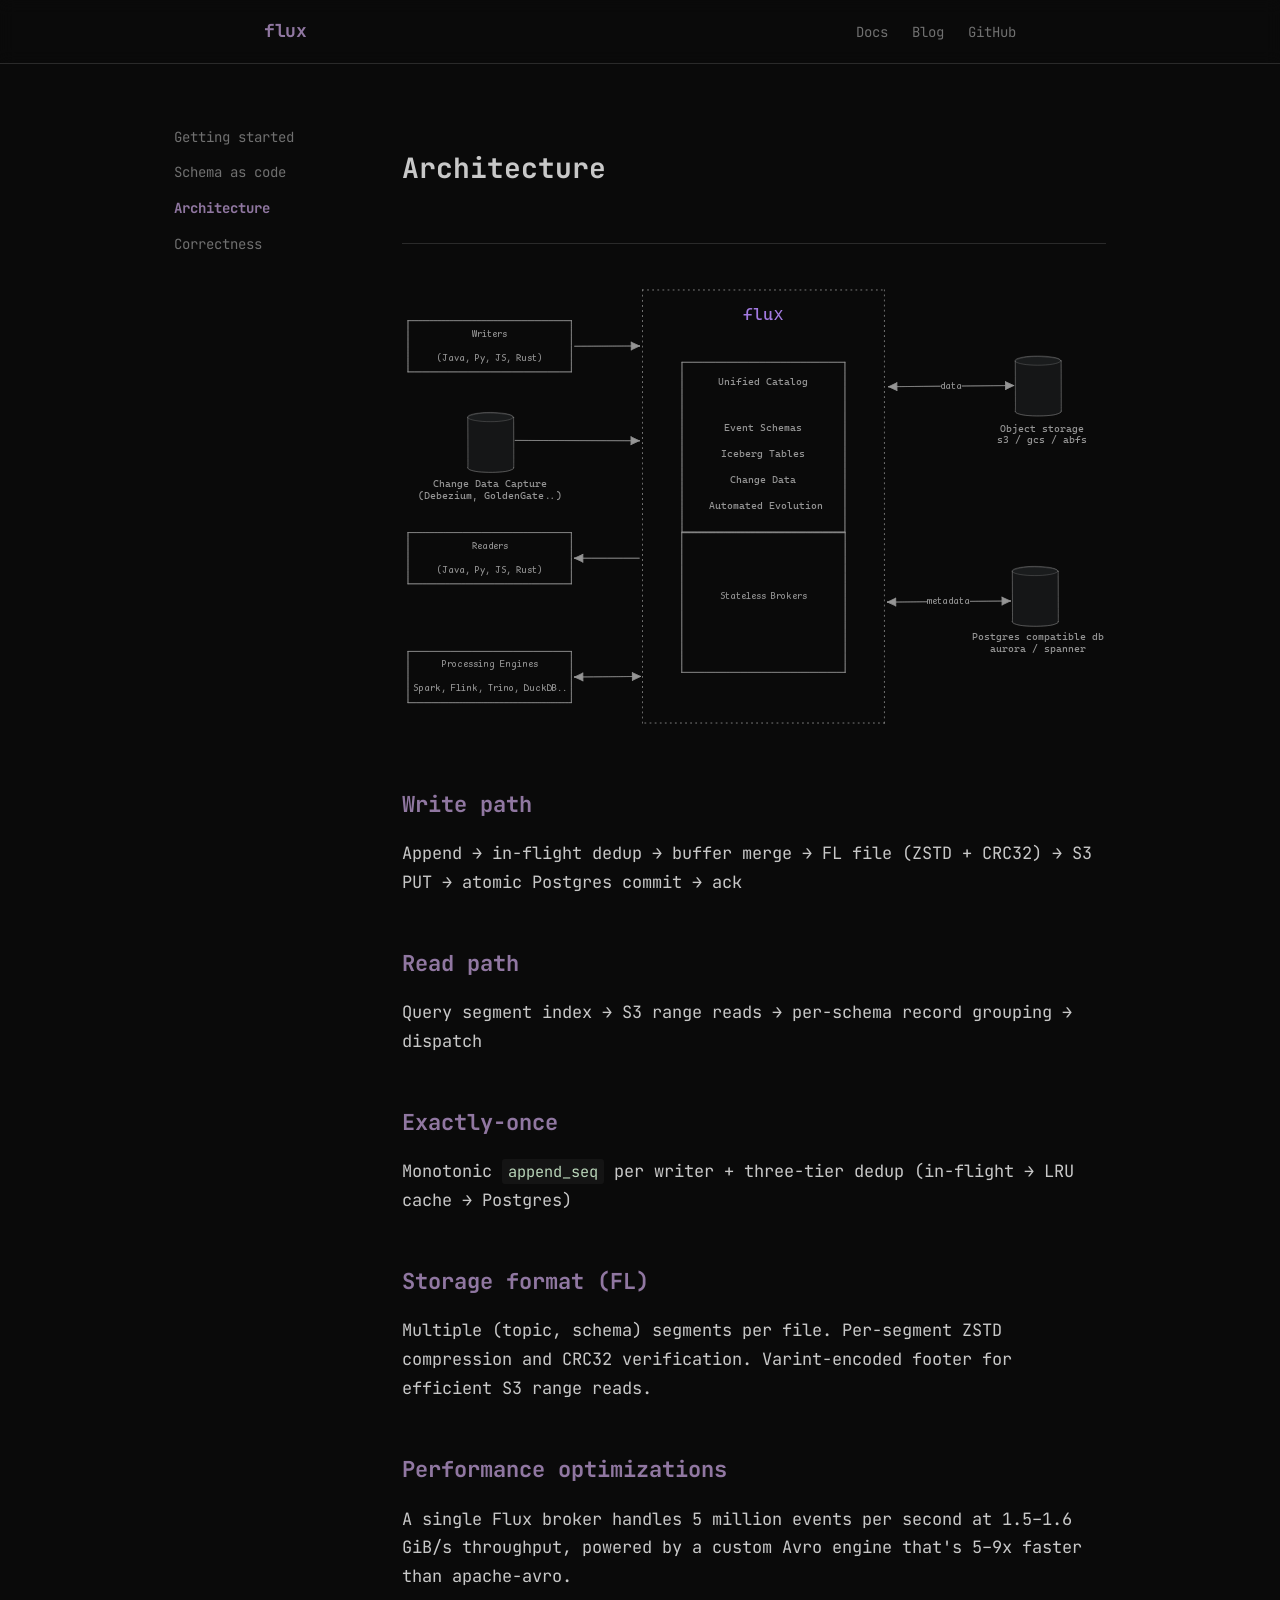
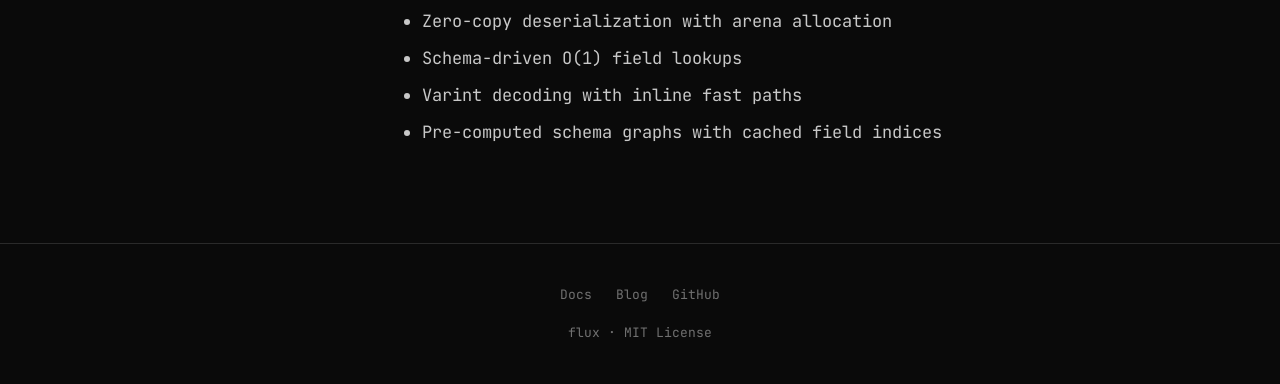
<file: site/docs/architecture.html>
<!DOCTYPE html>
<html lang="en">
<head>
  <meta charset="UTF-8">
  <meta name="viewport" content="width=device-width, initial-scale=1.0">
  <title>Architecture — Flux</title>
  <meta name="description" content="Flux architecture: write path, read path, exactly-once semantics, storage format, and performance optimizations.">
  <link rel="preconnect" href="https://fonts.googleapis.com">
  <link rel="preconnect" href="https://fonts.gstatic.com" crossorigin>
  <link href="https://fonts.googleapis.com/css2?family=JetBrains+Mono:wght@400;700&display=swap" rel="stylesheet">
  <link rel="stylesheet" href="../style.css">
</head>
<body>

<nav>
  <div class="nav-inner">
    <a href="../" class="wordmark">flux</a>
    <ul class="nav-links">
      <li><a href="./">Docs</a></li>
      <li><a href="../blog/">Blog</a></li>
      <li><a href="https://github.com/turbine-stream/turbine" target="_blank" rel="noopener">GitHub</a></li>
    </ul>
  </div>
</nav>

<div class="docs-layout">
  <aside class="docs-sidebar">
    <ul>
      <li><a href="getting-started.html">Getting started</a></li>
      <li><a href="schema.html">Schema as code</a></li>
      <li><a href="architecture.html" class="active">Architecture</a></li>
      <li><a href="correctness.html">Correctness</a></li>
    </ul>
  </aside>

  <article class="docs-main">
    <header class="post-header">
      <h1>Architecture</h1>
    </header>

    <div class="post-body">
      <img src="../architecture.svg" alt="Flux architecture diagram" style="width:100%;">

      <h2>Write path</h2>
      <p>Append &rarr; in-flight dedup &rarr; buffer merge &rarr; FL file (ZSTD + CRC32) &rarr; S3 PUT &rarr; atomic Postgres commit &rarr; ack</p>

      <h2>Read path</h2>
      <p>Query segment index &rarr; S3 range reads &rarr; per-schema record grouping &rarr; dispatch</p>

      <h2>Exactly-once</h2>
      <p>Monotonic <code>append_seq</code> per writer + three-tier dedup (in-flight &rarr; LRU cache &rarr; Postgres)</p>

      <h2>Storage format (FL)</h2>
      <p>Multiple (topic, schema) segments per file. Per-segment ZSTD compression and CRC32 verification. Varint-encoded footer for efficient S3 range reads.</p>

      <h2 id="performance">Performance optimizations</h2>
      <p>A single Flux broker handles 5 million events per second at 1.5&ndash;1.6 GiB/s throughput, powered by a custom Avro engine that's 5&ndash;9x faster than apache-avro.</p>
      <ul>
        <li>Zero-copy deserialization with arena allocation</li>
        <li>Schema-driven O(1) field lookups</li>
        <li>Varint decoding with inline fast paths</li>
        <li>Pre-computed schema graphs with cached field indices</li>
      </ul>
    </div>
  </article>
</div>

<footer>
  <div class="container">
    <div class="footer-links">
      <a href="./">Docs</a>
      <a href="../blog/">Blog</a>
      <a href="https://github.com/turbine-stream/turbine" target="_blank" rel="noopener">GitHub</a>
    </div>
    <p>flux &middot; MIT License</p>
  </div>
</footer>

</body>
</html>
</file>
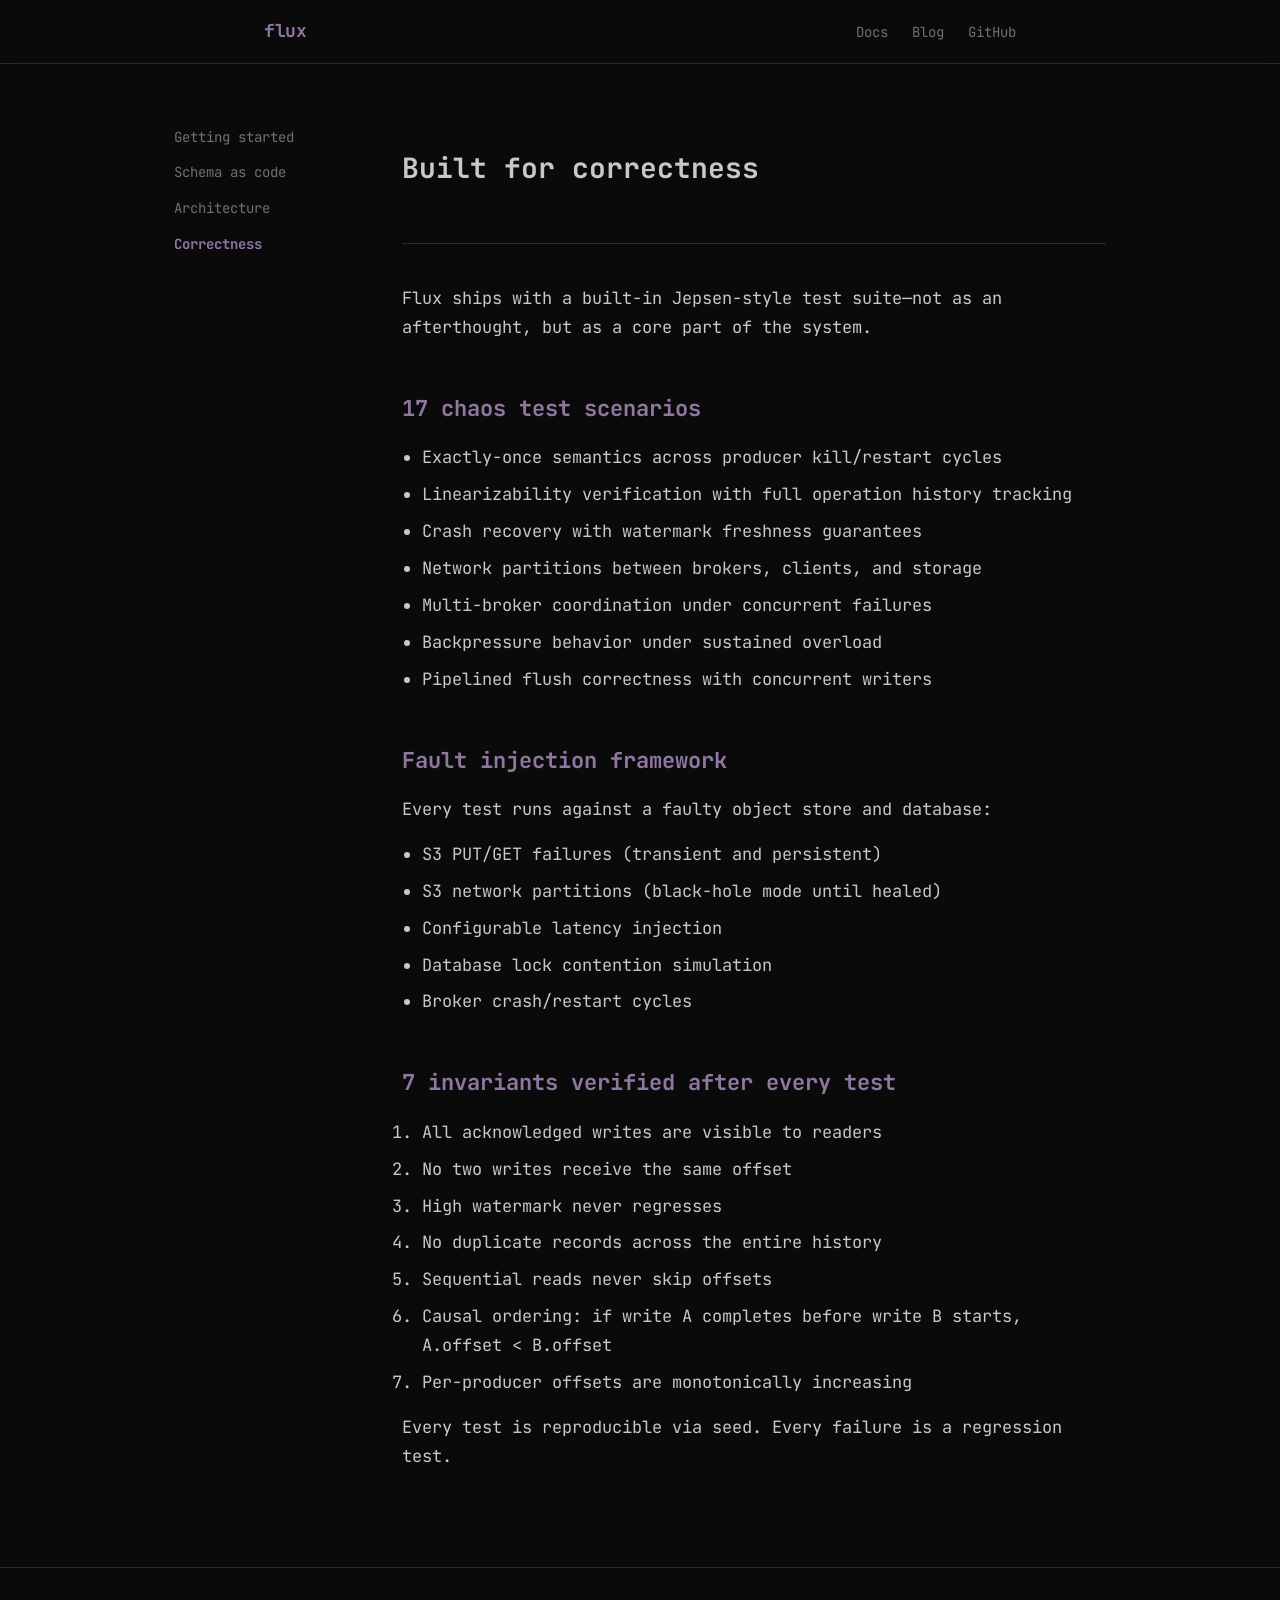
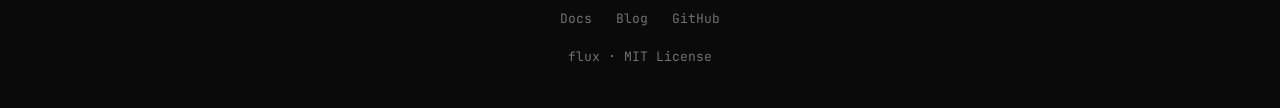
<file: site/docs/correctness.html>
<!DOCTYPE html>
<html lang="en">
<head>
  <meta charset="UTF-8">
  <meta name="viewport" content="width=device-width, initial-scale=1.0">
  <title>Built for Correctness — Flux</title>
  <meta name="description" content="17 chaos test scenarios, fault injection on every path, 7 invariants verified after every test. Reproducible via seed.">
  <link rel="preconnect" href="https://fonts.googleapis.com">
  <link rel="preconnect" href="https://fonts.gstatic.com" crossorigin>
  <link href="https://fonts.googleapis.com/css2?family=JetBrains+Mono:wght@400;700&display=swap" rel="stylesheet">
  <link rel="stylesheet" href="../style.css">
</head>
<body>

<nav>
  <div class="nav-inner">
    <a href="../" class="wordmark">flux</a>
    <ul class="nav-links">
      <li><a href="./">Docs</a></li>
      <li><a href="../blog/">Blog</a></li>
      <li><a href="https://github.com/turbine-stream/turbine" target="_blank" rel="noopener">GitHub</a></li>
    </ul>
  </div>
</nav>

<div class="docs-layout">
  <aside class="docs-sidebar">
    <ul>
      <li><a href="getting-started.html">Getting started</a></li>
      <li><a href="schema.html">Schema as code</a></li>
      <li><a href="architecture.html">Architecture</a></li>
      <li><a href="correctness.html" class="active">Correctness</a></li>
    </ul>
  </aside>

  <article class="docs-main">
    <header class="post-header">
      <h1>Built for correctness</h1>
    </header>

    <div class="post-body">
      <p>Flux ships with a built-in Jepsen-style test suite&mdash;not as an afterthought, but as a core part of the system.</p>

      <h2>17 chaos test scenarios</h2>
      <ul>
        <li>Exactly-once semantics across producer kill/restart cycles</li>
        <li>Linearizability verification with full operation history tracking</li>
        <li>Crash recovery with watermark freshness guarantees</li>
        <li>Network partitions between brokers, clients, and storage</li>
        <li>Multi-broker coordination under concurrent failures</li>
        <li>Backpressure behavior under sustained overload</li>
        <li>Pipelined flush correctness with concurrent writers</li>
      </ul>

      <h2>Fault injection framework</h2>
      <p>Every test runs against a faulty object store and database:</p>
      <ul>
        <li>S3 PUT/GET failures (transient and persistent)</li>
        <li>S3 network partitions (black-hole mode until healed)</li>
        <li>Configurable latency injection</li>
        <li>Database lock contention simulation</li>
        <li>Broker crash/restart cycles</li>
      </ul>

      <h2>7 invariants verified after every test</h2>
      <ol>
        <li>All acknowledged writes are visible to readers</li>
        <li>No two writes receive the same offset</li>
        <li>High watermark never regresses</li>
        <li>No duplicate records across the entire history</li>
        <li>Sequential reads never skip offsets</li>
        <li>Causal ordering: if write A completes before write B starts, A.offset &lt; B.offset</li>
        <li>Per-producer offsets are monotonically increasing</li>
      </ol>

      <p>Every test is reproducible via seed. Every failure is a regression test.</p>
    </div>
  </article>
</div>

<footer>
  <div class="container">
    <div class="footer-links">
      <a href="./">Docs</a>
      <a href="../blog/">Blog</a>
      <a href="https://github.com/turbine-stream/turbine" target="_blank" rel="noopener">GitHub</a>
    </div>
    <p>flux &middot; MIT License</p>
  </div>
</footer>

</body>
</html>
</file>
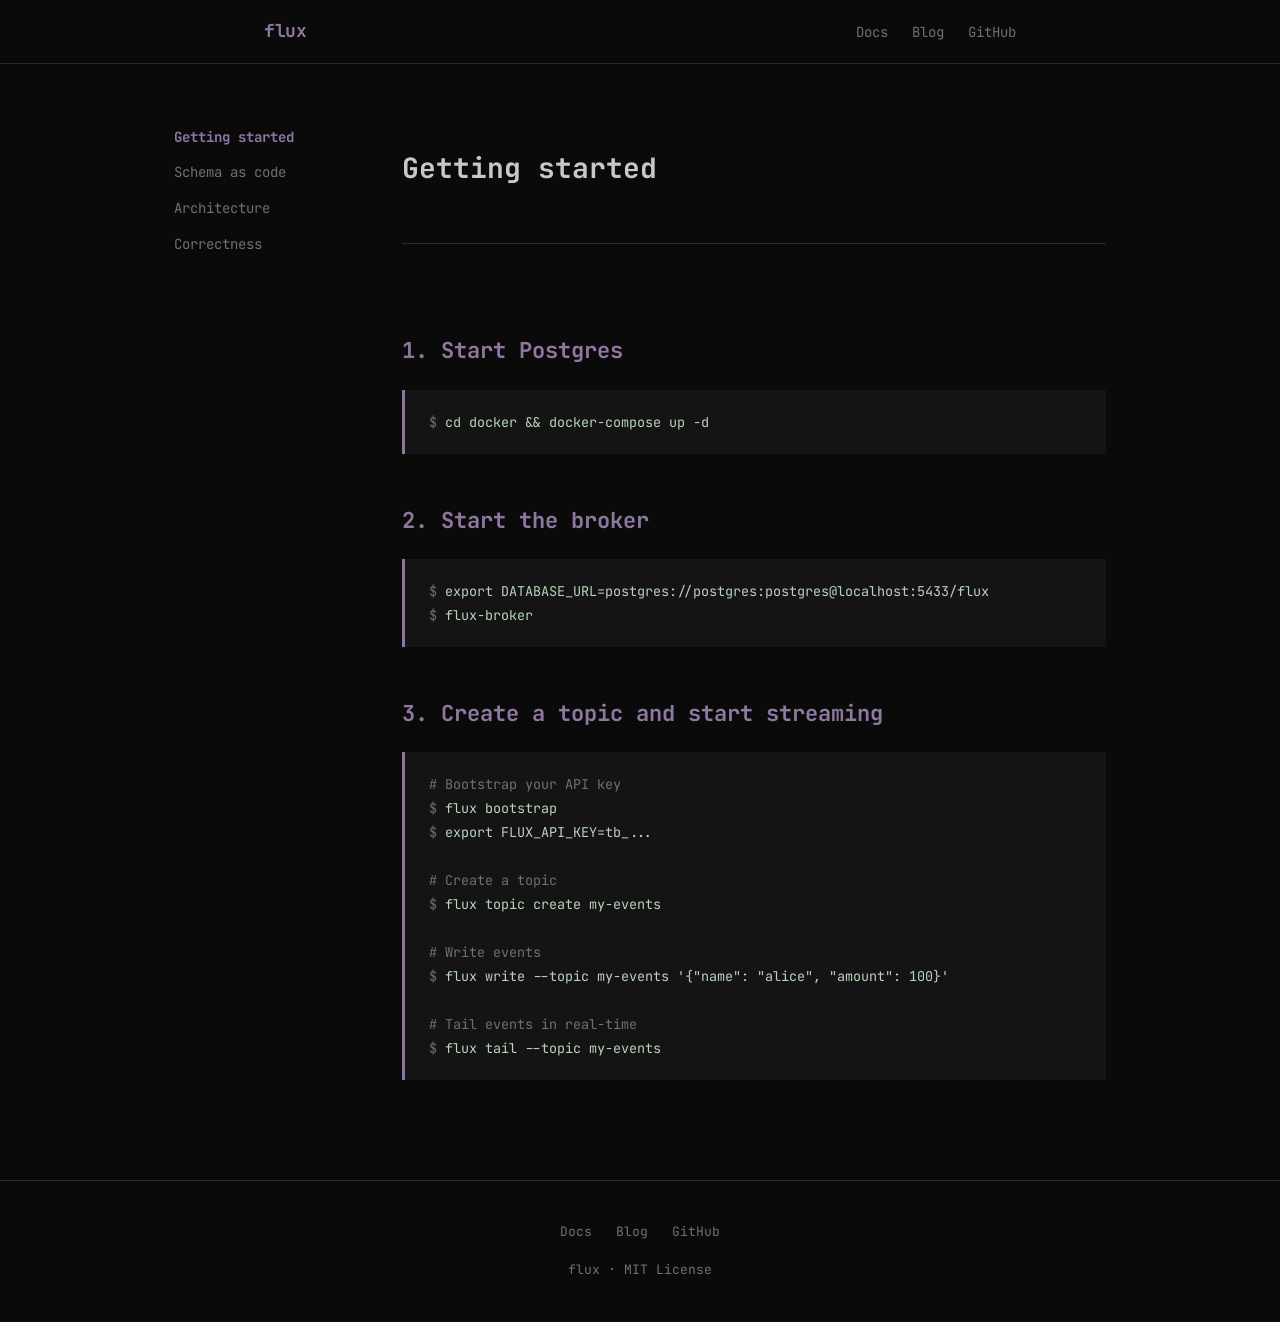
<file: site/docs/getting-started.html>
<!DOCTYPE html>
<html lang="en">
<head>
  <meta charset="UTF-8">
  <meta name="viewport" content="width=device-width, initial-scale=1.0">
  <title>Getting Started — Flux</title>
  <meta name="description" content="Get up and running with Flux in minutes. Start Postgres, launch the broker, create a topic, and stream events.">
  <link rel="preconnect" href="https://fonts.googleapis.com">
  <link rel="preconnect" href="https://fonts.gstatic.com" crossorigin>
  <link href="https://fonts.googleapis.com/css2?family=JetBrains+Mono:wght@400;700&display=swap" rel="stylesheet">
  <link rel="stylesheet" href="../style.css">
</head>
<body>

<nav>
  <div class="nav-inner">
    <a href="../" class="wordmark">flux</a>
    <ul class="nav-links">
      <li><a href="./">Docs</a></li>
      <li><a href="../blog/">Blog</a></li>
      <li><a href="https://github.com/turbine-stream/turbine" target="_blank" rel="noopener">GitHub</a></li>
    </ul>
  </div>
</nav>

<div class="docs-layout">
  <aside class="docs-sidebar">
    <ul>
      <li><a href="getting-started.html" class="active">Getting started</a></li>
      <li><a href="schema.html">Schema as code</a></li>
      <li><a href="architecture.html">Architecture</a></li>
      <li><a href="correctness.html">Correctness</a></li>
    </ul>
  </aside>

  <article class="docs-main">
    <header class="post-header">
      <h1>Getting started</h1>
    </header>

    <div class="post-body">
      <h2>1. Start Postgres</h2>
      <div class="terminal-block"><code><span class="prompt">$ </span>cd docker && docker-compose up -d</code></div>

      <h2>2. Start the broker</h2>
      <div class="terminal-block"><code><span class="prompt">$ </span>export DATABASE_URL=postgres://postgres:postgres@localhost:5433/flux
<span class="prompt">$ </span>flux-broker</code></div>

      <h2>3. Create a topic and start streaming</h2>
      <div class="terminal-block"><code><span class="comment"># Bootstrap your API key</span>
<span class="prompt">$ </span>flux bootstrap
<span class="prompt">$ </span>export FLUX_API_KEY=tb_...

<span class="comment"># Create a topic</span>
<span class="prompt">$ </span>flux topic create my-events

<span class="comment"># Write events</span>
<span class="prompt">$ </span>flux write --topic my-events '{"name": "alice", "amount": 100}'

<span class="comment"># Tail events in real-time</span>
<span class="prompt">$ </span>flux tail --topic my-events</code></div>
    </div>
  </article>
</div>

<footer>
  <div class="container">
    <div class="footer-links">
      <a href="./">Docs</a>
      <a href="../blog/">Blog</a>
      <a href="https://github.com/turbine-stream/turbine" target="_blank" rel="noopener">GitHub</a>
    </div>
    <p>flux &middot; MIT License</p>
  </div>
</footer>

</body>
</html>
</file>
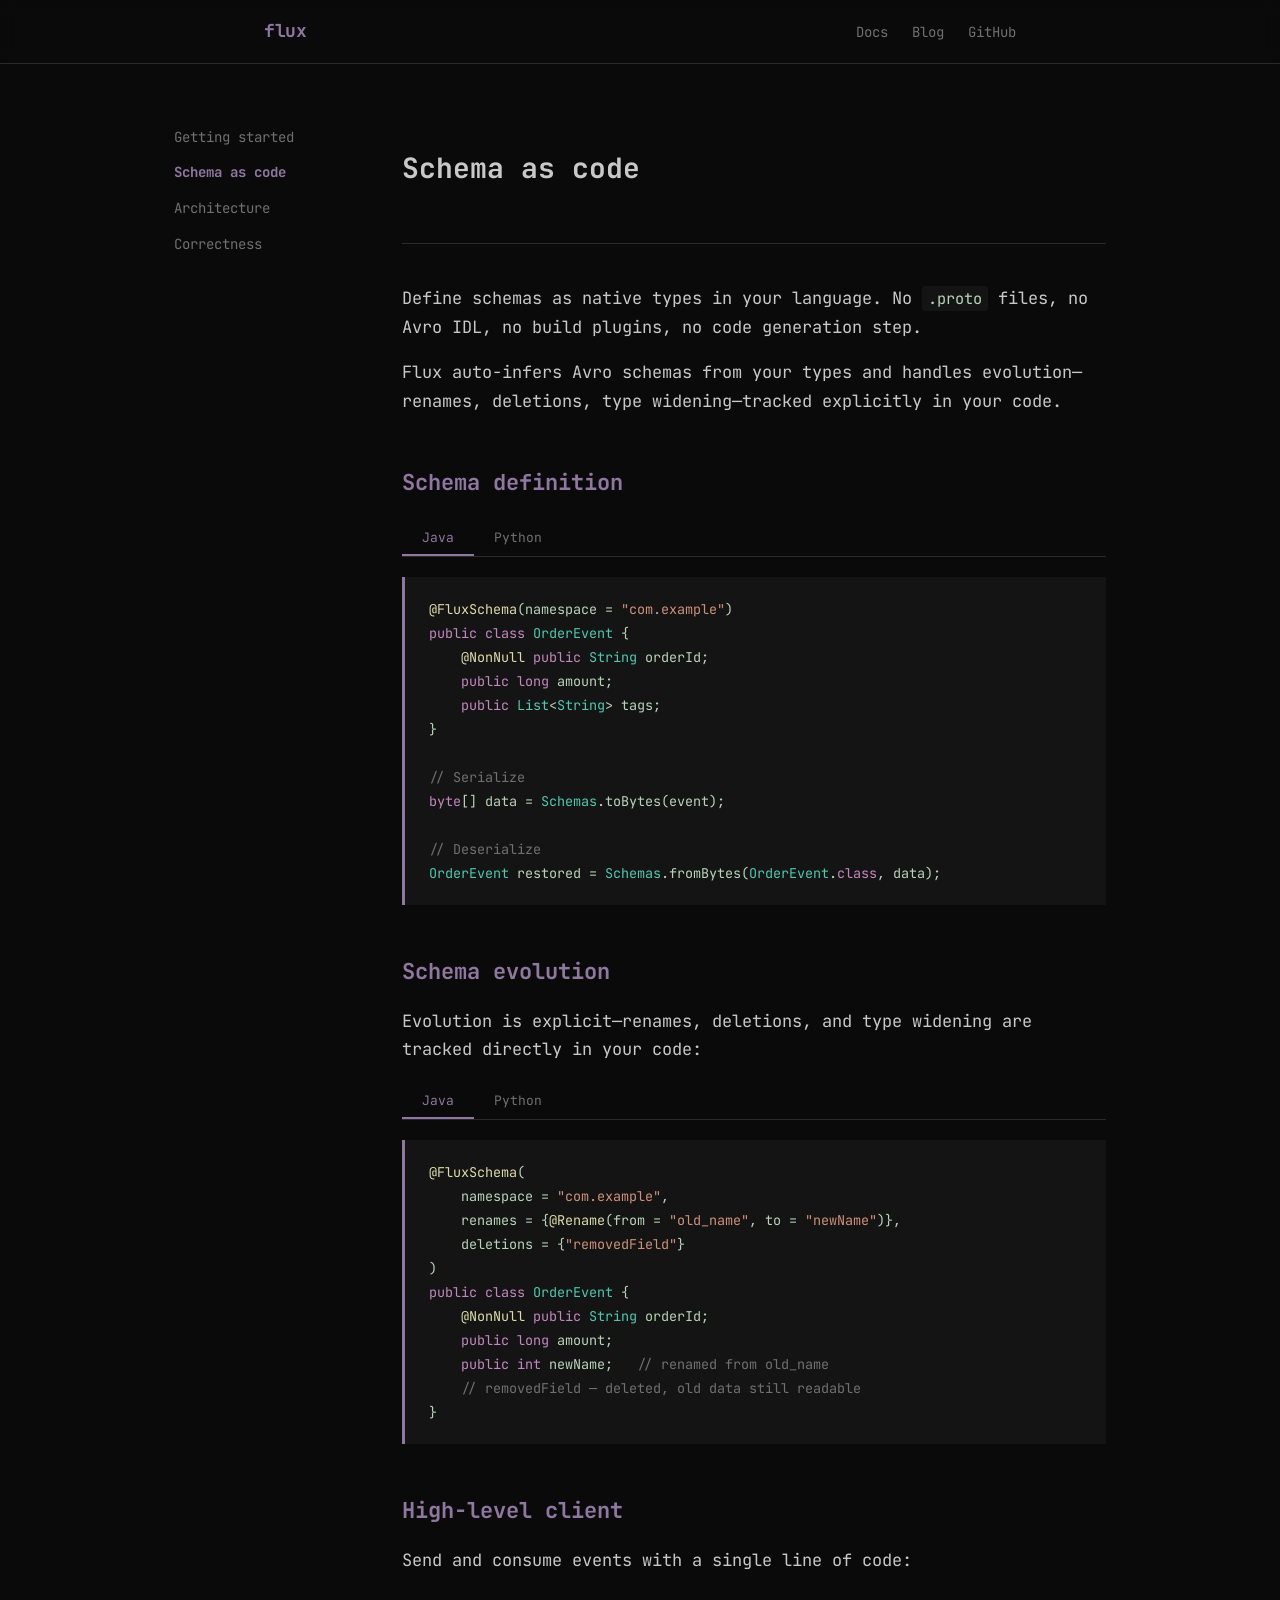
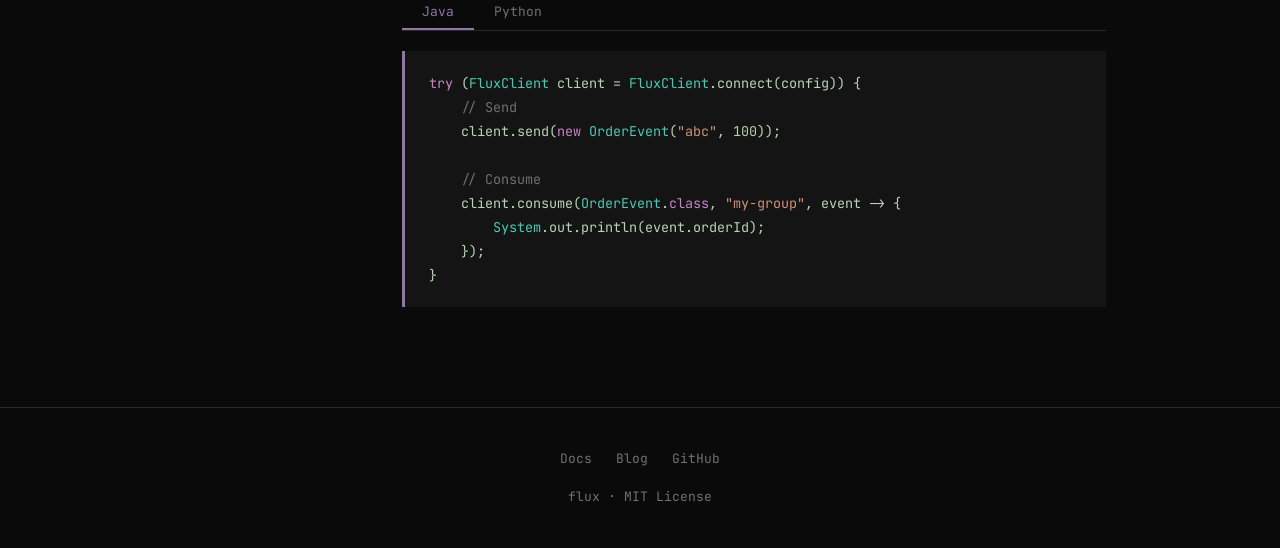
<file: site/docs/schema.html>
<!DOCTYPE html>
<html lang="en">
<head>
  <meta charset="UTF-8">
  <meta name="viewport" content="width=device-width, initial-scale=1.0">
  <title>Schema as Code — Flux</title>
  <meta name="description" content="Define schemas as native types in your language. No .proto files, no Avro IDL, no code generation step.">
  <link rel="preconnect" href="https://fonts.googleapis.com">
  <link rel="preconnect" href="https://fonts.gstatic.com" crossorigin>
  <link href="https://fonts.googleapis.com/css2?family=JetBrains+Mono:wght@400;700&display=swap" rel="stylesheet">
  <link rel="stylesheet" href="../style.css">
</head>
<body>

<nav>
  <div class="nav-inner">
    <a href="../" class="wordmark">flux</a>
    <ul class="nav-links">
      <li><a href="./">Docs</a></li>
      <li><a href="../blog/">Blog</a></li>
      <li><a href="https://github.com/turbine-stream/turbine" target="_blank" rel="noopener">GitHub</a></li>
    </ul>
  </div>
</nav>

<div class="docs-layout">
  <aside class="docs-sidebar">
    <ul>
      <li><a href="getting-started.html">Getting started</a></li>
      <li><a href="schema.html" class="active">Schema as code</a></li>
      <li><a href="architecture.html">Architecture</a></li>
      <li><a href="correctness.html">Correctness</a></li>
    </ul>
  </aside>

  <article class="docs-main">
    <header class="post-header">
      <h1>Schema as code</h1>
    </header>

    <div class="post-body">
      <p>Define schemas as native types in your language. No <code>.proto</code> files, no Avro IDL, no build plugins, no code generation step.</p>
      <p>Flux auto-infers Avro schemas from your types and handles evolution&mdash;renames, deletions, type widening&mdash;tracked explicitly in your code.</p>

      <h2>Schema definition</h2>

      <div class="code-tabs" id="def-tabs">
        <div class="tab-labels">
          <button class="tab-label active" onclick="switchTab('def-tabs', 0)">Java</button>
          <button class="tab-label" onclick="switchTab('def-tabs', 1)">Python</button>
        </div>
        <div class="tab-content active">
          <div class="terminal-block"><code><span class="ann">@FluxSchema</span>(namespace = <span class="str">"com.example"</span>)
<span class="kw">public class</span> <span class="type">OrderEvent</span> {
    <span class="ann">@NonNull</span> <span class="kw">public</span> <span class="type">String</span> orderId;
    <span class="kw">public long</span> amount;
    <span class="kw">public</span> <span class="type">List</span>&lt;<span class="type">String</span>&gt; tags;
}

<span class="cm">// Serialize</span>
<span class="kw">byte</span>[] data = <span class="type">Schemas</span>.toBytes(event);

<span class="cm">// Deserialize</span>
<span class="type">OrderEvent</span> restored = <span class="type">Schemas</span>.fromBytes(<span class="type">OrderEvent</span>.<span class="kw">class</span>, data);</code></div>
        </div>
        <div class="tab-content">
          <div class="terminal-block"><code><span class="ann">@schema</span>(namespace=<span class="str">"com.example"</span>)
<span class="ann">@dataclass</span>
<span class="kw">class</span> <span class="type">OrderEvent</span>:
    order_id: <span class="type">Annotated</span>[<span class="type">str</span>, <span class="type">NonNull</span>]
    amount: <span class="type">int</span>
    tags: <span class="type">list</span>[<span class="type">str</span>]

<span class="cm"># Serialize</span>
data: <span class="type">bytes</span> = event.to_bytes()

<span class="cm"># Deserialize</span>
restored: <span class="type">OrderEvent</span> = <span class="type">OrderEvent</span>.from_bytes(data)</code></div>
        </div>
      </div>

      <h2>Schema evolution</h2>
      <p>Evolution is explicit&mdash;renames, deletions, and type widening are tracked directly in your code:</p>

      <div class="code-tabs" id="evo-tabs">
        <div class="tab-labels">
          <button class="tab-label active" onclick="switchTab('evo-tabs', 0)">Java</button>
          <button class="tab-label" onclick="switchTab('evo-tabs', 1)">Python</button>
        </div>
        <div class="tab-content active">
          <div class="terminal-block"><code><span class="ann">@FluxSchema</span>(
    namespace = <span class="str">"com.example"</span>,
    renames = {<span class="ann">@Rename</span>(from = <span class="str">"old_name"</span>, to = <span class="str">"newName"</span>)},
    deletions = {<span class="str">"removedField"</span>}
)
<span class="kw">public class</span> <span class="type">OrderEvent</span> {
    <span class="ann">@NonNull</span> <span class="kw">public</span> <span class="type">String</span> orderId;
    <span class="kw">public long</span> amount;
    <span class="kw">public int</span> newName;   <span class="cm">// renamed from old_name</span>
    <span class="cm">// removedField — deleted, old data still readable</span>
}</code></div>
        </div>
        <div class="tab-content">
          <div class="terminal-block"><code><span class="ann">@schema</span>(
    namespace=<span class="str">"com.example"</span>,
    renames={<span class="str">"old_name"</span>: <span class="str">"new_name"</span>},
    deletions=[<span class="str">"removed_field"</span>],
)
<span class="ann">@dataclass</span>
<span class="kw">class</span> <span class="type">OrderEvent</span>:
    order_id: <span class="type">Annotated</span>[<span class="type">str</span>, <span class="type">NonNull</span>]
    amount: <span class="type">int</span>
    new_name: <span class="type">int</span>   <span class="cm"># renamed from old_name</span>
    <span class="cm"># removed_field — deleted, old data still readable</span></code></div>
        </div>
      </div>

      <h2>High-level client</h2>
      <p>Send and consume events with a single line of code:</p>

      <div class="code-tabs" id="client-tabs">
        <div class="tab-labels">
          <button class="tab-label active" onclick="switchTab('client-tabs', 0)">Java</button>
          <button class="tab-label" onclick="switchTab('client-tabs', 1)">Python</button>
        </div>
        <div class="tab-content active">
          <div class="terminal-block"><code><span class="kw">try</span> (<span class="type">FluxClient</span> client = <span class="type">FluxClient</span>.connect(config)) {
    <span class="cm">// Send</span>
    client.send(<span class="kw">new</span> <span class="type">OrderEvent</span>(<span class="str">"abc"</span>, <span class="num">100</span>));

    <span class="cm">// Consume</span>
    client.consume(<span class="type">OrderEvent</span>.<span class="kw">class</span>, <span class="str">"my-group"</span>, event -&gt; {
        <span class="type">System</span>.out.println(event.orderId);
    });
}</code></div>
        </div>
        <div class="tab-content">
          <div class="terminal-block"><code><span class="kw">async with</span> <span class="type">FluxClient</span>.connect(config) <span class="kw">as</span> client:
    <span class="kw">await</span> client.send(<span class="type">OrderEvent</span>(order_id=<span class="str">"abc"</span>, amount=<span class="num">100</span>))

    <span class="kw">async for</span> event <span class="kw">in</span> client.consume(<span class="type">OrderEvent</span>, group_id=<span class="str">"my-group"</span>):
        print(event.order_id)</code></div>
        </div>
      </div>
    </div>
  </article>
</div>

<footer>
  <div class="container">
    <div class="footer-links">
      <a href="./">Docs</a>
      <a href="../blog/">Blog</a>
      <a href="https://github.com/turbine-stream/turbine" target="_blank" rel="noopener">GitHub</a>
    </div>
    <p>flux &middot; MIT License</p>
  </div>
</footer>

<script>
function switchTab(groupId, index) {
  const group = document.getElementById(groupId);
  const labels = group.querySelectorAll('.tab-label');
  const contents = group.querySelectorAll('.tab-content');
  labels.forEach((l, i) => l.classList.toggle('active', i === index));
  contents.forEach((c, i) => c.classList.toggle('active', i === index));
}
</script>

</body>
</html>
</file>
<file: site/style.css>
/* ── Flux Design System ── */

:root {
  --bg: #0a0a0a;
  --surface: #141414;
  --border: #2a2a2a;
  --text: #c8c8c8;
  --text-muted: #707070;
  --accent: #9077a1;
  --accent-hover: #a68eba;
  --green: #b8d4b8;
  --green-dim: #8aa88e;
  --font: 'JetBrains Mono', monospace;
}

/* ── Reset ── */

*, *::before, *::after {
  margin: 0;
  padding: 0;
  box-sizing: border-box;
}

html {
  scroll-behavior: smooth;
  -webkit-text-size-adjust: 100%;
}

body {
  background: var(--bg);
  color: var(--text);
  font-family: var(--font);
  font-size: 17px;
  line-height: 1.7;
  -webkit-font-smoothing: antialiased;
}

a {
  color: var(--accent);
  text-decoration: none;
  transition: color 0.15s;
}

a:hover {
  color: var(--accent-hover);
}

img { max-width: 100%; }

/* ── Layout ── */

.container {
  max-width: 800px;
  margin: 0 auto;
  padding: 0 24px;
}

.container--narrow {
  max-width: 700px;
  margin: 0 auto;
  padding: 0 24px;
}

.container--wide {
  max-width: 980px;
  margin: 0 auto;
  padding: 0 24px;
}

/* ── Navigation ── */

nav {
  position: sticky;
  top: 0;
  z-index: 100;
  background: rgba(10, 10, 10, 0.9);
  backdrop-filter: blur(8px);
  -webkit-backdrop-filter: blur(8px);
  border-bottom: 1px solid var(--border);
}

.nav-inner {
  max-width: 800px;
  margin: 0 auto;
  padding: 16px 24px;
  display: flex;
  align-items: center;
  justify-content: space-between;
}

.wordmark {
  font-size: 18px;
  font-weight: 700;
  color: var(--accent);
  letter-spacing: -0.5px;
}

.nav-links {
  display: flex;
  gap: 24px;
  list-style: none;
}

.nav-links a {
  color: var(--text-muted);
  font-size: 14px;
}

.nav-links a:hover {
  color: var(--text);
}

/* ── Hero ── */

.hero {
  padding: 100px 0 80px;
  text-align: center;
}

.hero-prompt {
  font-size: 42px;
  font-weight: 700;
  color: var(--accent);
  margin-bottom: 16px;
}

.hero-prompt .cursor {
  display: inline-block;
  width: 3px;
  height: 42px;
  background: var(--accent);
  margin-left: 4px;
  vertical-align: text-bottom;
  animation: blink 1s step-end infinite;
}

@keyframes blink {
  50% { opacity: 0; }
}

.hero h1 {
  font-size: 32px;
  font-weight: 700;
  color: var(--text);
  margin-bottom: 12px;
}

.hero .subtitle {
  font-size: 16px;
  color: var(--text-muted);
  max-width: 540px;
  margin: 0 auto 40px;
  line-height: 1.6;
}

.cta-group {
  display: flex;
  gap: 16px;
  justify-content: center;
  flex-wrap: wrap;
}

.cta-button {
  display: inline-block;
  padding: 12px 28px;
  font-family: var(--font);
  font-size: 14px;
  font-weight: 700;
  border: 1px solid var(--accent);
  color: var(--accent);
  background: transparent;
  cursor: pointer;
  transition: background 0.15s, color 0.15s;
}

.cta-button:hover {
  background: var(--accent);
  color: var(--bg);
}

.cta-button--primary {
  background: var(--accent);
  color: var(--bg);
}

.cta-button--primary:hover {
  background: var(--accent-hover);
  color: var(--bg);
}

/* ── Sections ── */

.section {
  padding: 64px 0;
}

.section h2 {
  font-size: 24px;
  font-weight: 700;
  color: var(--accent);
  margin-bottom: 20px;
}

.section h3 {
  font-size: 18px;
  font-weight: 700;
  color: var(--text);
  margin-top: 32px;
  margin-bottom: 12px;
}

.section p {
  margin-bottom: 16px;
  color: var(--text);
}

.section ul, .section ol {
  margin-bottom: 16px;
  padding-left: 20px;
}

.section li {
  margin-bottom: 8px;
}

.section li strong {
  color: var(--accent);
}

/* ── Terminal blocks ── */

.terminal-block {
  background: var(--surface);
  border-left: 3px solid var(--accent);
  padding: 20px 24px;
  margin: 20px 0;
  overflow-x: auto;
  font-size: 15px;
  line-height: 1.6;
  white-space: pre;
}

.terminal-block code {
  color: var(--green);
  font-family: var(--font);
}

.terminal-block .prompt {
  color: var(--text-muted);
  user-select: none;
}

.terminal-block .comment {
  color: var(--text-muted);
}

/* ── Code tabs ── */

.code-tabs {
  margin: 20px 0;
}

.tab-labels {
  display: flex;
  gap: 0;
  border-bottom: 1px solid var(--border);
}

.tab-label {
  padding: 8px 20px;
  font-family: var(--font);
  font-size: 13px;
  color: var(--text-muted);
  background: transparent;
  border: none;
  border-bottom: 2px solid transparent;
  cursor: pointer;
  transition: color 0.15s, border-color 0.15s;
}

.tab-label:hover {
  color: var(--text);
}

.tab-label.active {
  color: var(--accent);
  border-bottom-color: var(--accent);
}

.tab-content {
  display: none;
}

.tab-content.active {
  display: block;
}

/* ── Inline code ── */

code {
  font-family: var(--font);
  font-size: 0.9em;
  color: var(--green);
  background: var(--surface);
  padding: 2px 6px;
  border-radius: 3px;
}

.terminal-block code {
  background: none;
  padding: 0;
  border-radius: 0;
}

/* ── Syntax highlighting (manual classes) ── */

.kw { color: #c586c0; }       /* keywords */
.type { color: #4ec9b0; }     /* types */
.str { color: #ce9178; }      /* strings */
.ann { color: #dcdcaa; }      /* annotations */
.cm { color: var(--text-muted); } /* comments */
.num { color: #b5cea8; }      /* numbers */
.fn { color: #dcdcaa; }       /* function names */

/* ── Tables ── */

.comparison-table {
  width: 100%;
  border-collapse: collapse;
  margin: 20px 0;
  font-size: 14px;
}

.comparison-table th {
  text-align: left;
  padding: 10px 16px;
  color: var(--accent);
  border-bottom: 2px solid var(--accent);
  font-weight: 700;
}

.comparison-table td {
  padding: 10px 16px;
  border-bottom: 1px solid var(--border);
  vertical-align: top;
}

.comparison-table tr:last-child td {
  border-bottom: none;
}

.comparison-table td:first-child {
  font-weight: 700;
  color: var(--text);
}

/* ── Badge ── */

.badge {
  display: inline-block;
  padding: 3px 10px;
  font-size: 11px;
  font-weight: 700;
  text-transform: uppercase;
  letter-spacing: 0.5px;
  color: var(--bg);
  background: var(--green-dim);
  border-radius: 3px;
  vertical-align: middle;
  margin-left: 8px;
}

/* ── Architecture diagram (pre block) ── */

.diagram {
  padding: 24px;
  margin: 20px 0;
  overflow-x: auto;
  font-size: 13px;
  line-height: 1.2;
  color: var(--text);
}

/* ── Emphasis block ── */

.callout {
  color: var(--text);
  font-weight: 700;
  margin: 20px 0;
  padding: 16px 20px;
  border-left: 3px solid var(--green-dim);
  background: var(--surface);
}

/* ── Stat line ── */

.stat-line {
  color: var(--text-muted);
  font-size: 14px;
  margin: 16px 0;
  letter-spacing: 0.3px;
}

.stat-line strong {
  color: var(--text);
}

/* ── Learn more link ── */

.learn-more {
  display: inline-block;
  margin-top: 12px;
  font-size: 14px;
  color: var(--accent);
  font-weight: 700;
}

.learn-more:hover {
  color: var(--accent-hover);
}

/* ── Footer ── */

footer {
  border-top: 1px solid var(--border);
  padding: 40px 0;
  text-align: center;
  color: var(--text-muted);
  font-size: 13px;
}

footer a {
  color: var(--text-muted);
}

footer a:hover {
  color: var(--accent);
}

.footer-links {
  display: flex;
  justify-content: center;
  gap: 24px;
  margin-bottom: 16px;
}

/* ── Blog ── */

.post-header {
  padding: 80px 0 40px;
  border-bottom: 1px solid var(--border);
}

.post-header h1 {
  font-size: 28px;
  font-weight: 700;
  color: var(--text);
  margin-bottom: 12px;
}

.post-meta {
  color: var(--text-muted);
  font-size: 13px;
}

.post-body {
  padding: 40px 0 80px;
}

.post-body h2 {
  font-size: 22px;
  font-weight: 700;
  color: var(--accent);
  margin-top: 48px;
  margin-bottom: 16px;
}

.post-body p {
  margin-bottom: 16px;
}

.post-body strong {
  color: var(--text);
}

.post-body ul, .post-body ol {
  margin-bottom: 16px;
  padding-left: 20px;
}

.post-body li {
  margin-bottom: 8px;
}

/* Blog listing */

.blog-list {
  padding: 80px 0;
}

.blog-list h1 {
  font-size: 28px;
  font-weight: 700;
  color: var(--text);
  margin-bottom: 40px;
}

.post-card {
  display: block;
  padding: 24px;
  border: 1px solid var(--border);
  margin-bottom: 16px;
  transition: border-color 0.15s;
}

.post-card:hover {
  border-color: var(--accent);
}

.post-card h2 {
  font-size: 18px;
  font-weight: 700;
  color: var(--text);
  margin-bottom: 8px;
}

.post-card p {
  color: var(--text-muted);
  font-size: 14px;
  line-height: 1.5;
}

.post-card .post-meta {
  margin-top: 12px;
}

/* ── Docs layout ── */

.docs-layout {
  width: 100%;
  max-width: 980px;
  margin: 0 auto;
  padding: 0 24px;
  display: flex;
  gap: 48px;
  align-items: flex-start;
}

.docs-sidebar {
  position: sticky;
  top: 80px;
  width: 180px;
  flex-shrink: 0;
  padding: 40px 0;
}

.docs-sidebar ul {
  list-style: none;
}

.docs-sidebar a {
  display: block;
  padding: 6px 0;
  font-size: 14px;
  color: var(--text-muted);
}

.docs-sidebar a:hover {
  color: var(--text);
}

.docs-sidebar a.active {
  color: var(--accent);
  font-weight: 700;
}

.docs-main {
  flex: 1 1 0%;
  min-width: 0;
}

/* ── Responsive ── */

@media (max-width: 768px) {
  .docs-layout { flex-direction: column; gap: 0; }
  .docs-sidebar { position: static; width: 100%; padding: 24px 0 0; }
  .docs-sidebar ul { display: flex; gap: 16px; flex-wrap: wrap; }
}

@media (max-width: 600px) {
  .hero { padding: 60px 0 48px; }
  .hero-prompt { font-size: 28px; }
  .hero-prompt .cursor { height: 28px; }
  .hero h1 { font-size: 24px; }
  .hero .subtitle { font-size: 14px; }
  .section { padding: 40px 0; }
  .section h2 { font-size: 20px; }
  .comparison-table { font-size: 12px; }
  .comparison-table th,
  .comparison-table td { padding: 8px 10px; }
  .terminal-block { padding: 16px; font-size: 12px; }
  .cta-button { padding: 10px 20px; font-size: 13px; }
  .nav-links { gap: 16px; }
  .nav-links a { font-size: 13px; }
}

@media (max-width: 420px) {
  .nav-inner { padding: 12px 16px; }
  .container, .container--narrow { padding: 0 16px; }
  .nav-links { gap: 12px; }
}
</file>
